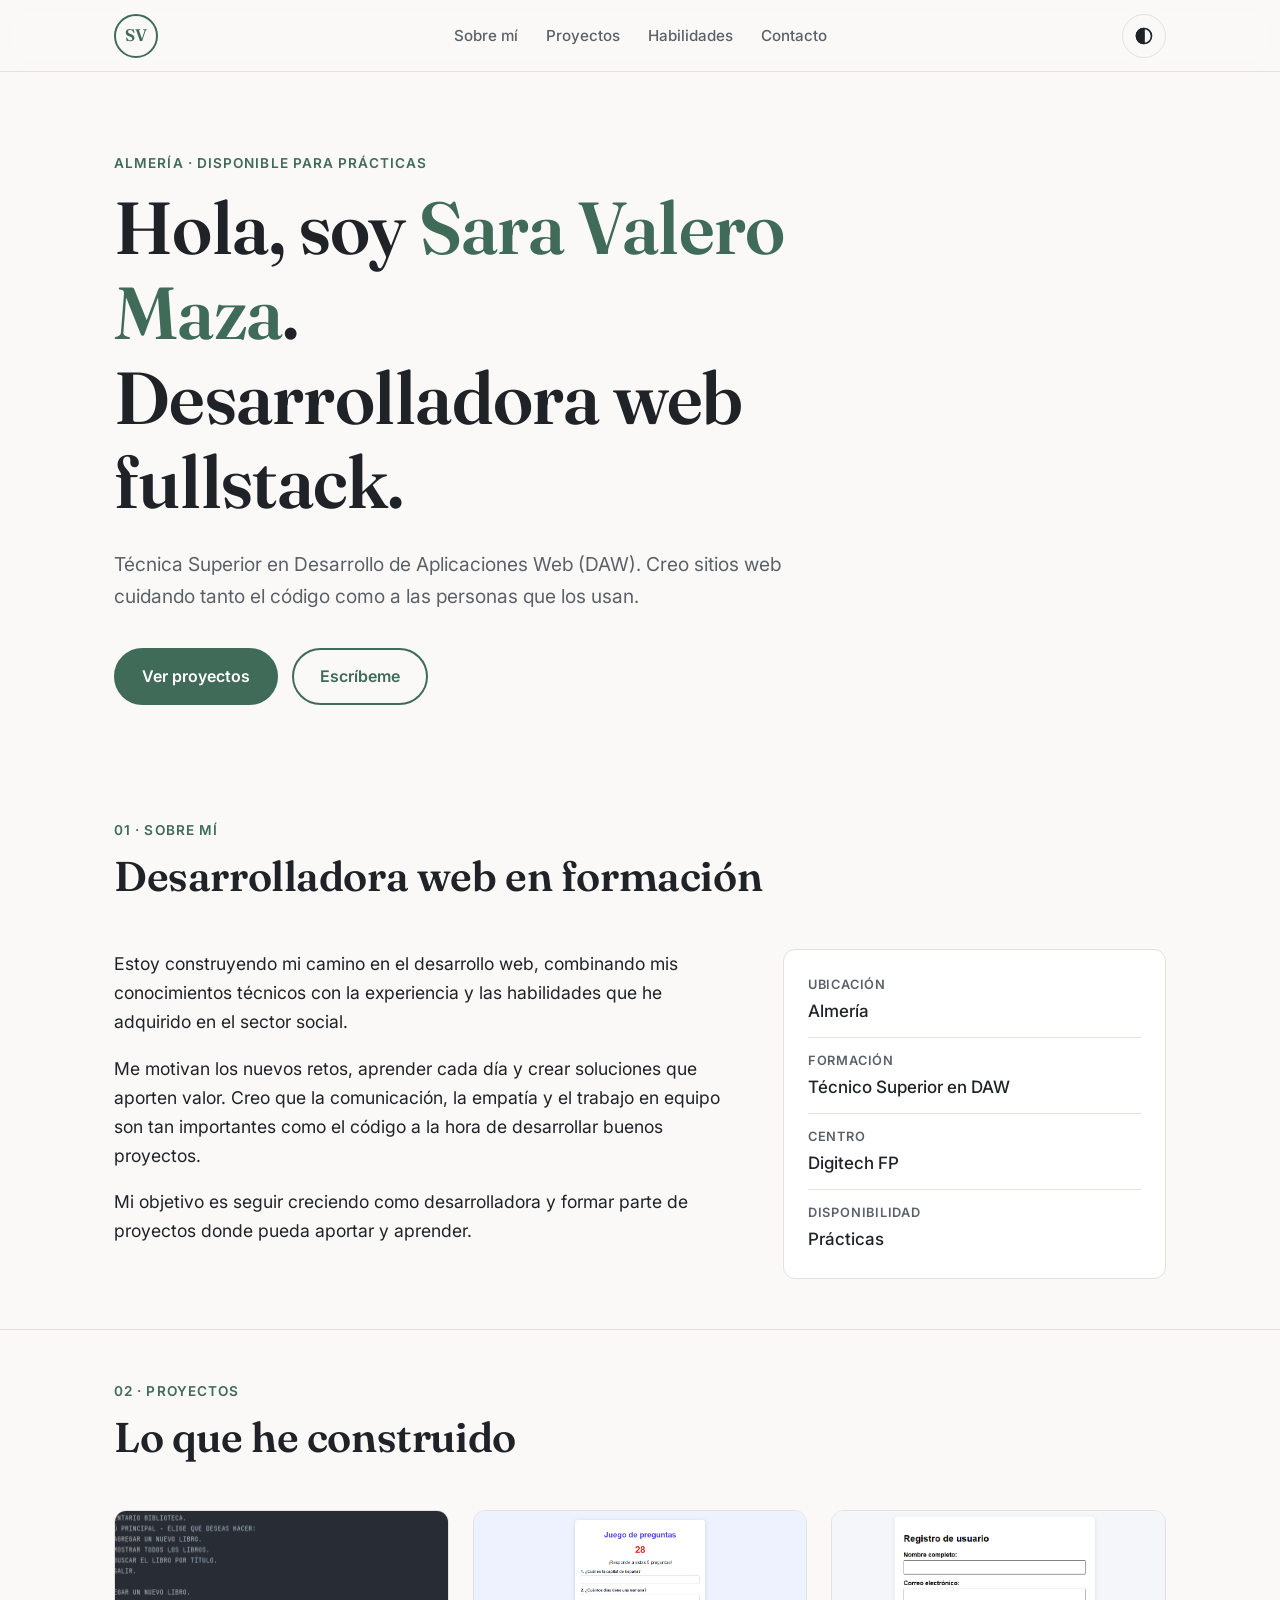
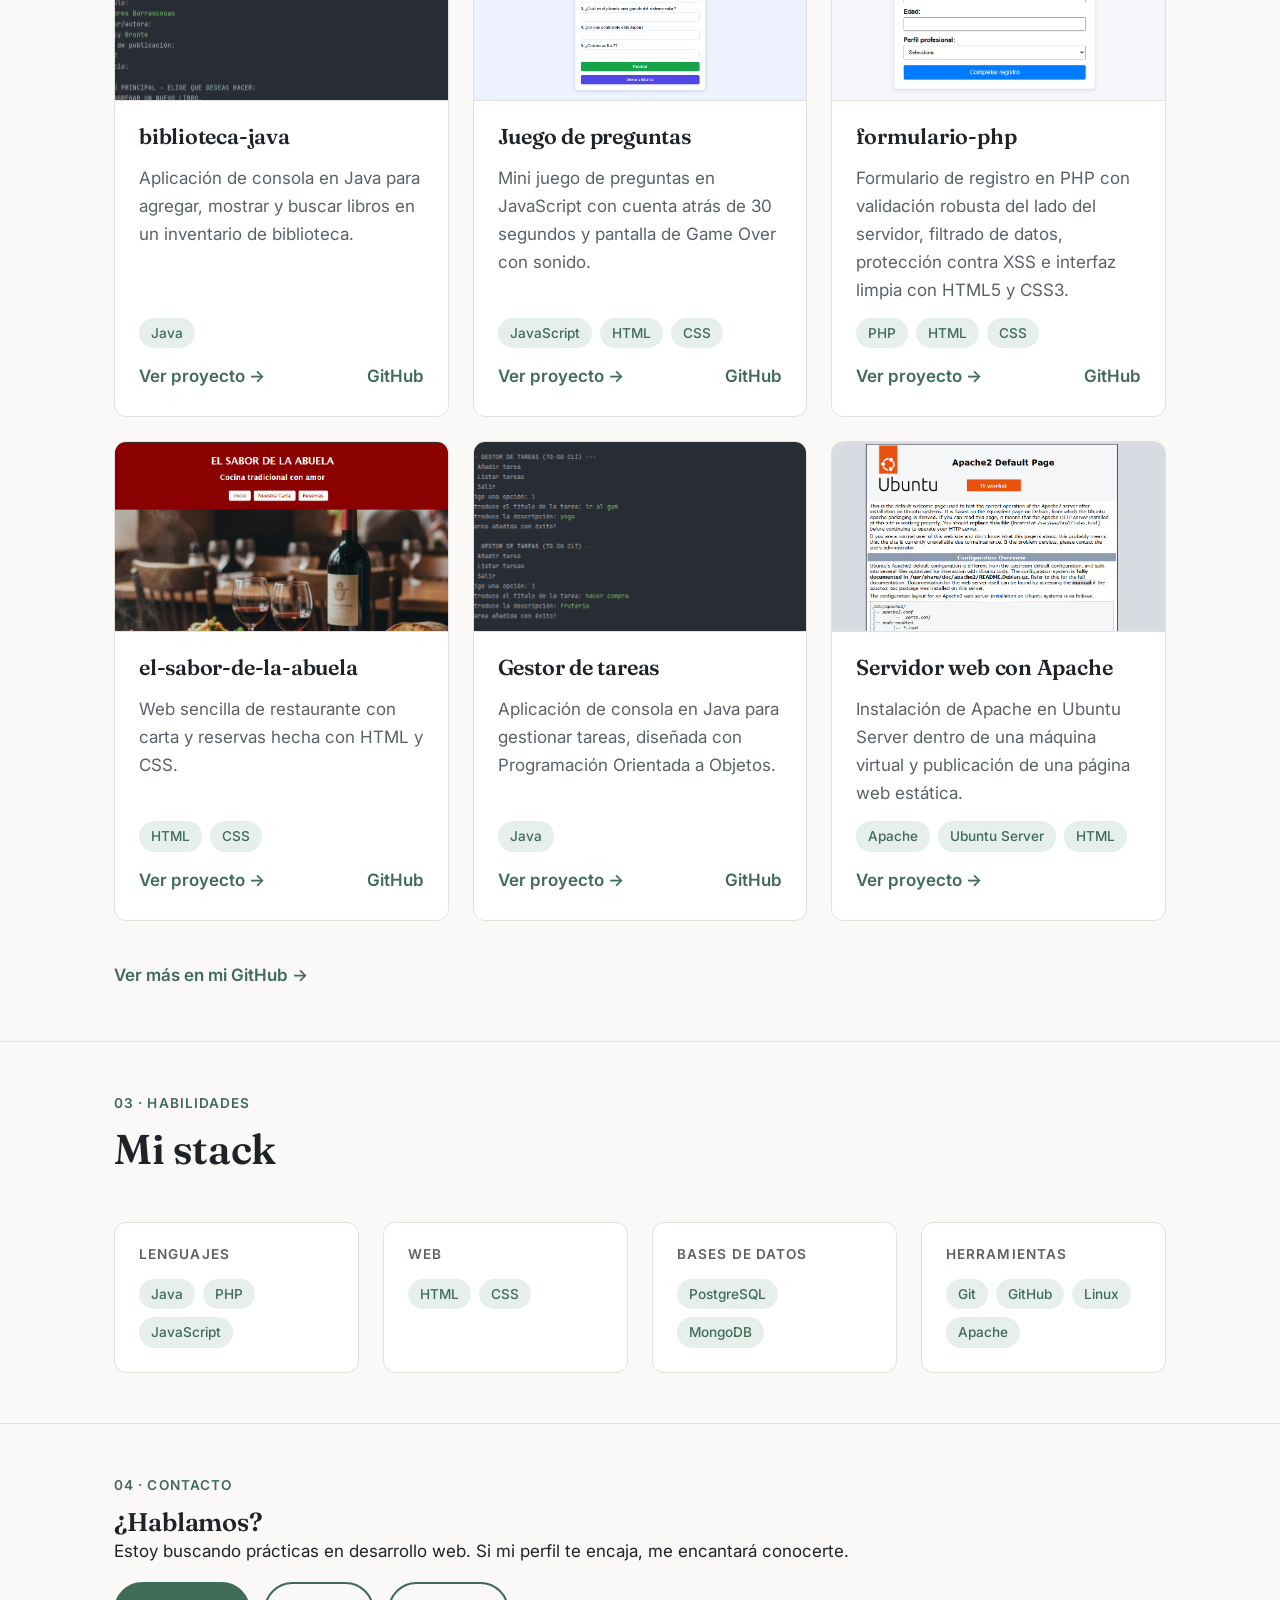
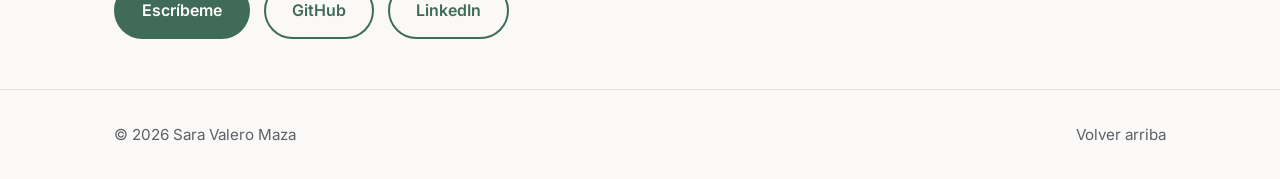
<file: index.html>
<!DOCTYPE html>
<html lang="es">
<head>
  <meta charset="UTF-8">
  <meta name="viewport" content="width=device-width, initial-scale=1">
  <title>Sara Valero Maza · Desarrolladora web fullstack</title>
  <meta name="description" content="Portfolio de Sara Valero Maza, Técnica Superior en Desarrollo de Aplicaciones Web (DAW). Desarrolladora web fullstack en Almería, disponible para prácticas.">
  <meta name="theme-color" content="#FAF9F7">
  <link rel="icon" href="favicon/favicon.ico" sizes="48x48">
  <link rel="icon" type="image/png" sizes="32x32" href="favicon/favicon-32.png">
  <link rel="icon" type="image/png" sizes="192x192" href="favicon/favicon-192.png">
  <link rel="apple-touch-icon" href="favicon/apple-touch-icon.png">
  <meta name="color-scheme" content="light dark">

  <link rel="preconnect" href="https://fonts.googleapis.com">
  <link rel="preconnect" href="https://fonts.gstatic.com" crossorigin>
  <link href="https://fonts.googleapis.com/css2?family=Fraunces:opsz,wght@9..144,500;9..144,600&family=Inter:wght@400;500;600&display=swap" rel="stylesheet">
  <link rel="stylesheet" href="styles.css">

</head>
<body>
  <a class="skip-link" href="#contenido">Saltar al contenido</a>

  <header class="site-header" id="inicio-top">
    <div class="container header-inner">
      <a class="logo" href="#inicio" aria-label="Sara Valero Maza, ir al inicio">SV</a>

      <nav class="site-nav" aria-label="Navegación principal">
        <ul>
          <li><a href="#sobre-mi">Sobre mí</a></li>
          <li><a href="#proyectos">Proyectos</a></li>
          <li><a href="#habilidades">Habilidades</a></li>
          <li><a href="#contacto">Contacto</a></li>
        </ul>
      </nav>

      <label class="icon-btn theme-switch" title="Cambiar entre modo claro y oscuro">
        <input type="checkbox" id="theme-toggle" aria-label="Modo oscuro / claro">
        <svg class="icon" viewBox="0 0 24 24" aria-hidden="true"><circle cx="12" cy="12" r="9"/><path d="M12 3a9 9 0 0 0 0 18z" fill="currentColor"/></svg>
      </label>
    </div>
  </header>

  <main id="contenido">

    <!-- INICIO -->
    <section class="hero" id="inicio" aria-labelledby="hero-title">
      <div class="container">
        <p class="eyebrow">Almería · Disponible para prácticas</p>
        <h1 id="hero-title">Hola, soy <span class="accent">Sara Valero Maza</span>.<br>Desarrolladora web fullstack.</h1>
        <p class="hero-lead">Técnica Superior en Desarrollo de Aplicaciones Web (DAW). Creo sitios web cuidando tanto el código como a las personas que los usan.</p>
        <div class="hero-actions">
          <a class="btn btn-primary" href="#proyectos">Ver proyectos</a>
          <a class="btn btn-outline" href="#email">Escríbeme</a>
        </div>
      </div>
    </section>

    <!-- SOBRE MÍ -->
    <section class="section" id="sobre-mi" aria-labelledby="sobre-title">
      <div class="container">
        <div class="section-head reveal">
          <p class="eyebrow">01 · Sobre mí</p>
          <h2 id="sobre-title">Desarrolladora web en formación</h2>
        </div>
        <div class="about-grid">
          <div class="about-text reveal">
            <p>Estoy construyendo mi camino en el desarrollo web, combinando mis conocimientos técnicos con la experiencia y las habilidades que he adquirido en el sector social.</p>
            <p>Me motivan los nuevos retos, aprender cada día y crear soluciones que aporten valor. Creo que la comunicación, la empatía y el trabajo en equipo son tan importantes como el código a la hora de desarrollar buenos proyectos.</p>
            <p>Mi objetivo es seguir creciendo como desarrolladora y formar parte de proyectos donde pueda aportar y aprender.</p>
          </div>
          <dl class="facts reveal">
            <div><dt>Ubicación</dt><dd>Almería</dd></div>
            <div><dt>Formación</dt><dd>Técnico Superior en DAW</dd></div>
            <div><dt>Centro</dt><dd>Digitech FP</dd></div>
            <div><dt>Disponibilidad</dt><dd>Prácticas</dd></div>
          </dl>
        </div>
      </div>
    </section>

    <!-- PROYECTOS -->
    <section class="section" id="proyectos" aria-labelledby="proyectos-title">
      <div class="container">
        <div class="section-head reveal">
          <p class="eyebrow">02 · Proyectos</p>
          <h2 id="proyectos-title">Lo que he construido</h2>
        </div>

        <div class="cards">
          <article class="card reveal">
            <div class="card-visual pv-biblioteca-java" style="--preview: url('img-proyectos/libreria-anadir.png')" aria-hidden="true"></div>
            <div class="card-body">
              <h3>biblioteca-java</h3>
              <p>Aplicación de consola en Java para agregar, mostrar y buscar libros en un inventario de biblioteca.</p>
              <ul class="tags" aria-label="Tecnologías">
                <li>Java</li>
              </ul>
              <div class="card-actions">
                <a class="card-link card-main" href="biblioteca-java.html">Ver proyecto<span class="visually-hidden">: biblioteca-java</span> <span aria-hidden="true">→</span></a>
                <a class="card-link card-github" href="https://github.com/saravaleromaza/biblioteca-java" target="_blank" rel="noopener noreferrer">GitHub<span class="visually-hidden"> (biblioteca-java, se abre en una pestaña nueva)</span></a>
              </div>
            </div>
          </article>

          <article class="card reveal">
            <div class="card-visual pv-juego-preguntas-js" style="--preview: url('img-proyectos/juego-preguntas-js-1.png')" aria-hidden="true"></div>
            <div class="card-body">
              <h3>Juego de preguntas</h3>
              <p>Mini juego de preguntas en JavaScript con cuenta atrás de 30 segundos y pantalla de Game Over con sonido.</p>
              <ul class="tags" aria-label="Tecnologías">
                <li>JavaScript</li>
                <li>HTML</li>
                <li>CSS</li>
              </ul>
              <div class="card-actions">
                <a class="card-link card-main" href="juego-preguntas-js.html">Ver proyecto<span class="visually-hidden">: Juego de preguntas</span> <span aria-hidden="true">→</span></a>
                <a class="card-link card-github" href="https://github.com/saravaleromaza/juego-preguntas-js" target="_blank" rel="noopener noreferrer">GitHub<span class="visually-hidden"> (Juego de preguntas, se abre en una pestaña nueva)</span></a>
              </div>
            </div>
          </article>

          <article class="card reveal">
            <div class="card-visual pv-formulario-php" style="--preview: url('img-proyectos/formulario-php.png')" aria-hidden="true"></div>
            <div class="card-body">
              <h3>formulario-php</h3>
              <p>Formulario de registro en PHP con validación robusta del lado del servidor, filtrado de datos, protección contra XSS e interfaz limpia con HTML5 y CSS3.</p>
              <ul class="tags" aria-label="Tecnologías">
                <li>PHP</li>
                <li>HTML</li>
                <li>CSS</li>
              </ul>
              <div class="card-actions">
                <a class="card-link card-main" href="formulario-php.html">Ver proyecto<span class="visually-hidden">: formulario-php</span> <span aria-hidden="true">→</span></a>
                <a class="card-link card-github" href="https://github.com/saravaleromaza/formulario-php" target="_blank" rel="noopener noreferrer">GitHub<span class="visually-hidden"> (formulario-php, se abre en una pestaña nueva)</span></a>
              </div>
            </div>
          </article>

          <article class="card reveal">
            <div class="card-visual pv-el-sabor-de-la-abuela" style="--preview: url('img-proyectos/sa-inicio.png')" aria-hidden="true"></div>
            <div class="card-body">
              <h3>el-sabor-de-la-abuela</h3>
              <p>Web sencilla de restaurante con carta y reservas hecha con HTML y CSS.</p>
              <ul class="tags" aria-label="Tecnologías">
                <li>HTML</li>
                <li>CSS</li>
              </ul>
              <div class="card-actions">
                <a class="card-link card-main" href="el-sabor-de-la-abuela.html">Ver proyecto<span class="visually-hidden">: el-sabor-de-la-abuela</span> <span aria-hidden="true">→</span></a>
                <a class="card-link card-github" href="https://github.com/saravaleromaza/el-sabor-de-la-abuela" target="_blank" rel="noopener noreferrer">GitHub<span class="visually-hidden"> (el-sabor-de-la-abuela, se abre en una pestaña nueva)</span></a>
              </div>
            </div>
          </article>

          <article class="card reveal">
            <div class="card-visual pv-gestor-de-tareas" style="--preview: url('img-proyectos/gestor-anadir.png')" aria-hidden="true"></div>
            <div class="card-body">
              <h3>Gestor de tareas</h3>
              <p>Aplicación de consola en Java para gestionar tareas, diseñada con Programación Orientada a Objetos.</p>
              <ul class="tags" aria-label="Tecnologías">
                <li>Java</li>
              </ul>
              <div class="card-actions">
                <a class="card-link card-main" href="gestor-de-tareas.html">Ver proyecto<span class="visually-hidden">: Gestor de tareas</span> <span aria-hidden="true">→</span></a>
                <a class="card-link card-github" href="https://github.com/saravaleromaza/to-do-CLI" target="_blank" rel="noopener noreferrer">GitHub<span class="visually-hidden"> (Gestor de tareas, se abre en una pestaña nueva)</span></a>
              </div>
            </div>
          </article>

          <article class="card reveal">
            <div class="card-visual pv-servidor-apache" style="--preview: url('img-proyectos/apache-server.png')" aria-hidden="true"></div>
            <div class="card-body">
              <h3>Servidor web con Apache</h3>
              <p>Instalación de Apache en Ubuntu Server dentro de una máquina virtual y publicación de una página web estática.</p>
              <ul class="tags" aria-label="Tecnologías">
                <li>Apache</li>
                <li>Ubuntu Server</li>
                <li>HTML</li>
              </ul>
              <div class="card-actions">
                <a class="card-link card-main" href="servidor-apache.html">Ver proyecto<span class="visually-hidden">: Servidor web con Apache</span> <span aria-hidden="true">→</span></a>
              </div>
            </div>
          </article>
        </div>

        <p class="more reveal">
          <a class="card-link" href="https://github.com/saravaleromaza" target="_blank" rel="noopener noreferrer">Ver más en mi GitHub<span class="visually-hidden"> (se abre en una pestaña nueva)</span> <span aria-hidden="true">→</span></a>
        </p>
      </div>
    </section>

    <!-- HABILIDADES -->
    <section class="section" id="habilidades" aria-labelledby="hab-title">
      <div class="container">
        <div class="section-head reveal">
          <p class="eyebrow">03 · Habilidades</p>
          <h2 id="hab-title">Mi stack</h2>
        </div>
        <div class="skills">
          <div class="skill-group reveal">
            <h3>Lenguajes</h3>
            <ul class="tags"><li>Java</li><li>PHP</li><li>JavaScript</li></ul>
          </div>
          <div class="skill-group reveal">
            <h3>Web</h3>
            <ul class="tags"><li>HTML</li><li>CSS</li></ul>
          </div>
          <div class="skill-group reveal">
            <h3>Bases de datos</h3>
            <ul class="tags"><li>PostgreSQL</li><li>MongoDB</li></ul>
          </div>
          <div class="skill-group reveal">
            <h3>Herramientas</h3>
            <ul class="tags"><li>Git</li><li>GitHub</li><li>Linux</li><li>Apache</li></ul>
          </div>
        </div>
      </div>
    </section>

    <!-- CONTACTO -->
    <section class="section" id="contacto" aria-labelledby="contacto-title">
      <div class="container">
        <div class="contact-box reveal">
          <p class="eyebrow">04 · Contacto</p>
          <h2 id="contacto-title">¿Hablamos?</h2>
          <p>Estoy buscando prácticas en desarrollo web. Si mi perfil te encaja, me encantará conocerte.</p>
          <div class="hero-actions">
            <a class="btn btn-primary" href="#email">Escríbeme</a>
            <a class="btn btn-outline" href="https://github.com/saravaleromaza" target="_blank" rel="noopener noreferrer">GitHub<span class="visually-hidden"> (se abre en una pestaña nueva)</span></a>
            <a class="btn btn-outline" href="https://www.linkedin.com/in/saravaleromaza" target="_blank" rel="noopener noreferrer">LinkedIn<span class="visually-hidden"> (se abre en una pestaña nueva)</span></a>
          </div>
        </div>
      </div>
    </section>
  </main>

  <footer class="site-footer">
    <div class="container footer-inner">
      <p>© 2026 Sara Valero Maza</p>
      <a href="#inicio">Volver arriba</a>
    </div>
  </footer>

  <!-- TARJETA DE CONTACTO -->
  <div class="modal" id="email" role="dialog" aria-modal="true" aria-labelledby="email-title">
    <a class="modal-backdrop" href="#!" tabindex="-1" aria-label="Cerrar"></a>
    <div class="modal-card">
      <a class="modal-close" href="#!" aria-label="Cerrar tarjeta de contacto">×</a>
      <p class="eyebrow">Contacto</p>
      <h2 id="email-title">Mi correo</h2>
      <p class="email-address">svaleromaza@gmail.com</p>
      <p class="modal-hint">Selecciona la dirección para copiarla o abre tu programa de correo.</p>
      <a class="btn btn-primary" href="mailto:svaleromaza@gmail.com">Abrir mi correo</a>
    </div>
  </div>
</body>
</html>
</file>
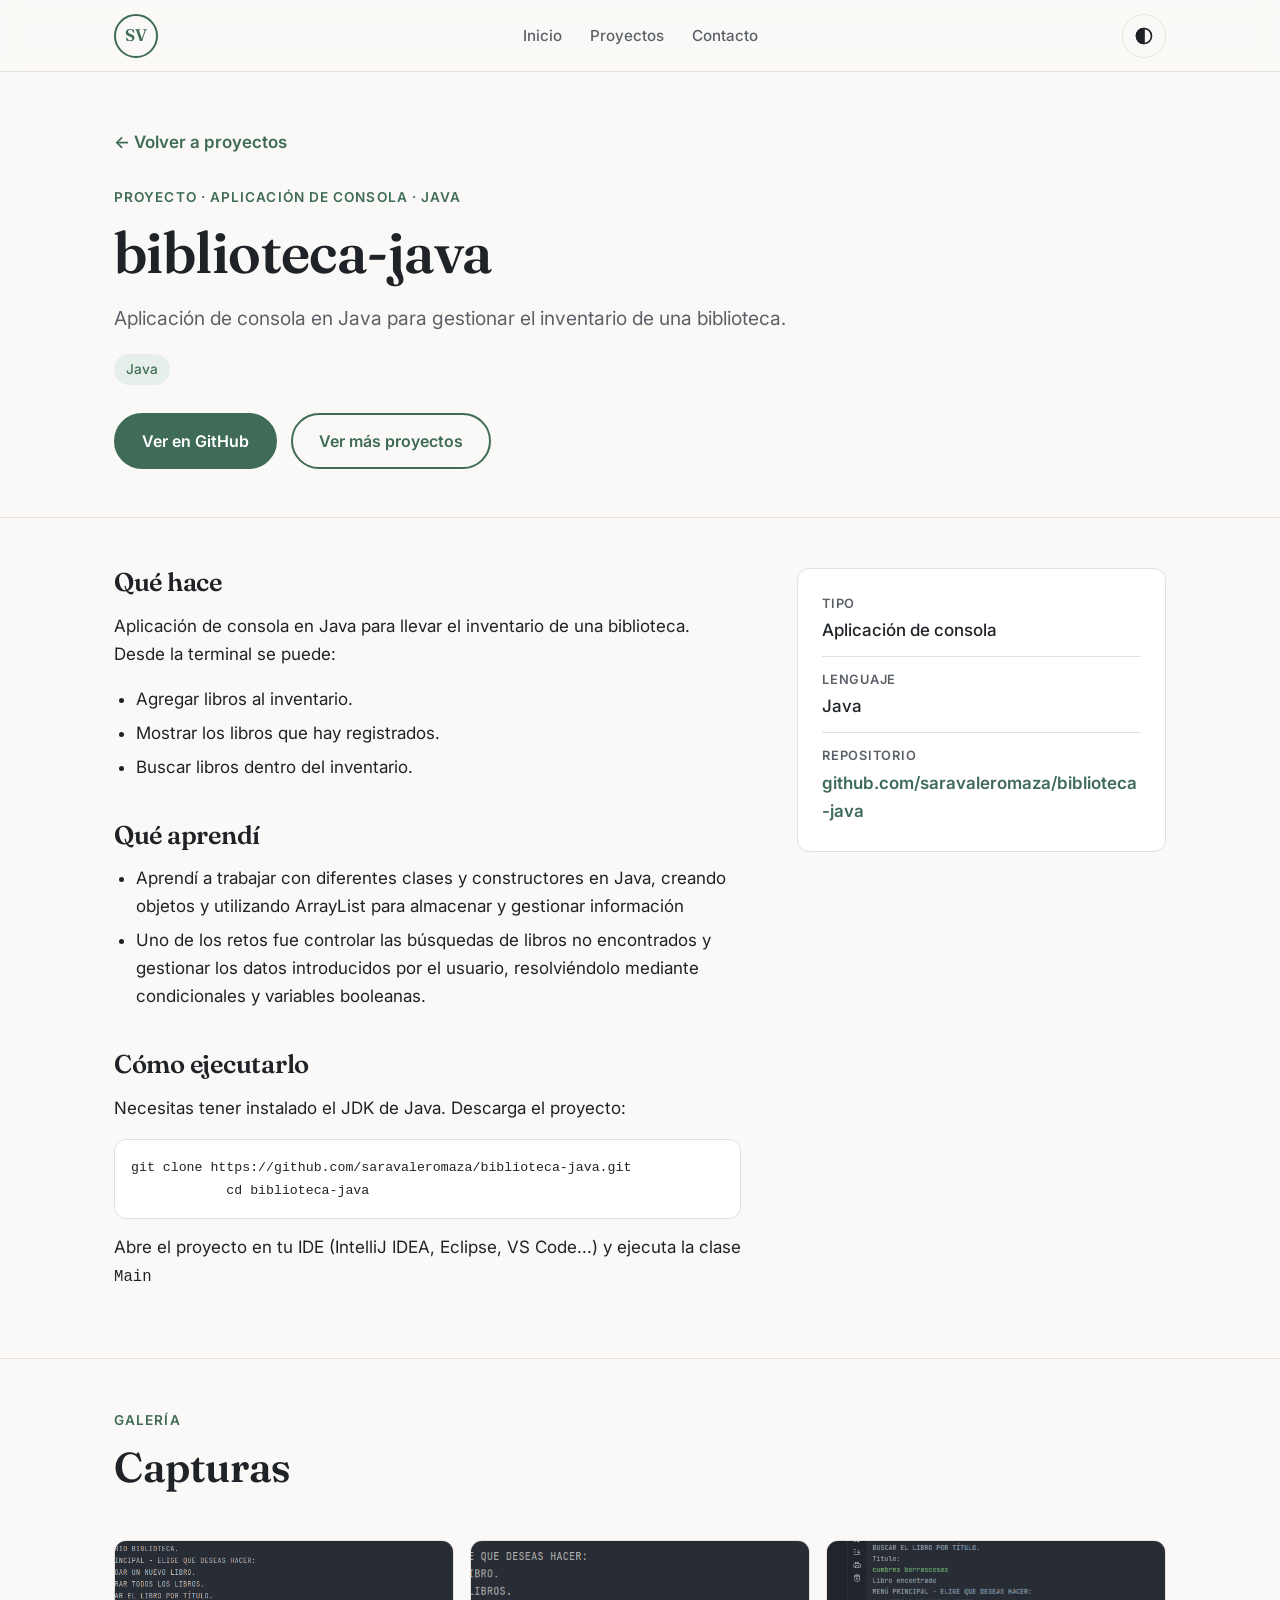
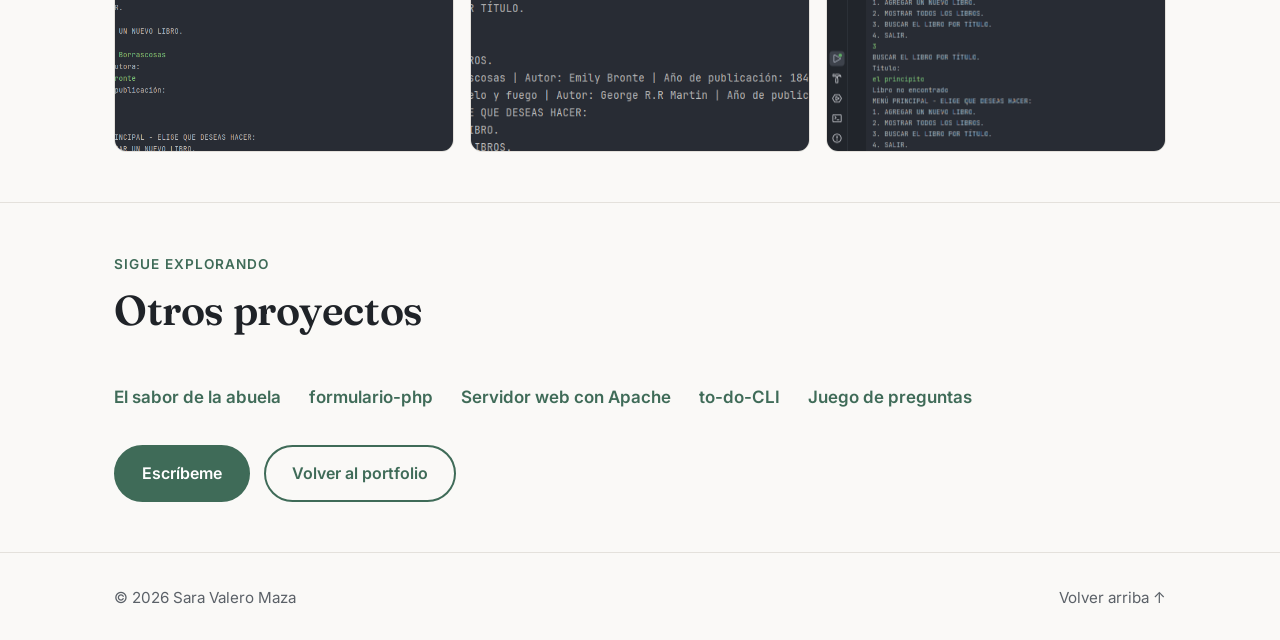
<file: biblioteca-java.html>
<!DOCTYPE html>
<html lang="es">
<head>
  <meta charset="UTF-8">
  <meta name="viewport" content="width=device-width, initial-scale=1">
  <title>biblioteca-java · Sara Valero Maza</title>
  <meta name="description" content="Aplicación de consola en Java para gestionar el inventario de una biblioteca.">
  <meta name="theme-color" content="#FAF9F7">
  <meta name="color-scheme" content="light dark">

  <link rel="icon" href="favicon.ico" sizes="48x48">
  <link rel="icon" type="image/png" sizes="32x32" href="favicon-32.png">
  <link rel="icon" type="image/png" sizes="192x192" href="favicon-192.png">
  <link rel="apple-touch-icon" href="apple-touch-icon.png">

  <link rel="preconnect" href="https://fonts.googleapis.com">
  <link rel="preconnect" href="https://fonts.gstatic.com" crossorigin>
  <link href="https://fonts.googleapis.com/css2?family=Fraunces:opsz,wght@9..144,500;9..144,600&family=Inter:wght@400;500;600&display=swap" rel="stylesheet">
  <link rel="stylesheet" href="styles.css">
</head>

<body>
  <a class="skip-link" href="#contenido">Saltar al contenido</a>

  <header class="site-header" id="inicio-top">
    <div class="container header-inner">
      <a class="logo" href="index.html" aria-label="Sara Valero Maza, ir al inicio">SV</a>

      <nav class="site-nav" aria-label="Navegación principal">
        <ul>
          <li><a href="index.html#inicio">Inicio</a></li>
          <li><a href="index.html#proyectos">Proyectos</a></li>
          <li><a href="index.html#contacto">Contacto</a></li>
        </ul>
      </nav>

      <label class="icon-btn theme-switch" title="Cambiar entre modo claro y oscuro">
        <input type="checkbox" id="theme-toggle" aria-label="Modo oscuro / claro">
        <svg class="icon" viewBox="0 0 24 24" aria-hidden="true"><circle cx="12" cy="12" r="9"/><path d="M12 3a9 9 0 0 0 0 18z" fill="currentColor"/></svg>
      </label>
    </div>
  </header>

  <main id="contenido">

<!-- CABECERA DEL PROYECTO -->
    <section class="project-hero" aria-labelledby="proyecto-title">
      <div class="container">
        <a class="back-link" href="index.html#proyectos">← Volver a proyectos</a>
        <p class="eyebrow">Proyecto · Aplicación de consola · Java</p>
        <h1 id="proyecto-title">biblioteca-java</h1>
        <p class="hero-lead">Aplicación de consola en Java para gestionar el inventario de una biblioteca.</p>
        <ul class="tags" aria-label="Tecnologías"><li>Java</li></ul>
        <div class="hero-actions">
          <a class="btn btn-primary" href="https://github.com/saravaleromaza/biblioteca-java" target="_blank" rel="noopener noreferrer">Ver en GitHub<span class="visually-hidden"> (se abre en una pestaña nueva)</span></a>
          <a class="btn btn-outline" href="index.html#proyectos">Ver más proyectos</a>
        </div>
      </div>
    </section>

    <!-- CONTENIDO -->
    <section class="section" aria-label="Detalles del proyecto">
      <div class="container project-layout">
        <div class="project-body">
          <h2>Qué hace</h2>
          <p>Aplicación de consola en Java para llevar el inventario de una biblioteca. Desde la terminal se puede:</p>
          <ul><li>Agregar libros al inventario.</li><li>Mostrar los libros que hay registrados.</li><li>Buscar libros dentro del inventario.</li></ul>

          <h2>Qué aprendí</h2>
          <ul>
            <li>Aprendí a trabajar con diferentes clases y constructores en Java, creando objetos y utilizando ArrayList para almacenar y gestionar información</li>
            <li>Uno de los retos fue controlar las búsquedas de libros no encontrados y gestionar los datos introducidos por el usuario, resolviéndolo mediante condicionales y variables booleanas.</li>
          </ul>

          <h2>Cómo ejecutarlo</h2>
          <p>Necesitas tener instalado el JDK de Java. Descarga el proyecto:</p>
          <pre><code>git clone https://github.com/saravaleromaza/biblioteca-java.git
            cd biblioteca-java</code></pre>
          <p> Abre el proyecto en tu IDE (IntelliJ IDEA, Eclipse, VS Code...) y ejecuta la clase <code>Main</code></p>
        </div>

        <aside class="project-aside" aria-label="Ficha del proyecto">
          <dl class="facts"><div><dt>Tipo</dt><dd>Aplicación de consola</dd></div><div><dt>Lenguaje</dt><dd>Java</dd></div><div><dt>Repositorio</dt><dd><a class="card-link" href="https://github.com/saravaleromaza/biblioteca-java" target="_blank" rel="noopener noreferrer">github.com/saravaleromaza/biblioteca-java<span class="visually-hidden"> (se abre en una pestaña nueva)</span></a></dd></div></dl>
        </aside>
      </div>
    </section>

    <!-- GALERÍA -->
    <section class="section" aria-labelledby="galeria-title">
      <div class="container">
        <div class="section-head">
          <p class="eyebrow">Galería</p>
          <h2 id="galeria-title">Capturas</h2>
        </div>
        <div class="gallery">
          <a class="shot" href="#foto-1" style="--shot: url('img-proyectos/libreria-anadir.png')">
            <span class="shot-empty" aria-hidden="true">Captura 1</span>
            <span class="visually-hidden">Ampliar captura 1 de biblioteca-java</span>
          </a>
          <a class="shot" href="#foto-2" style="--shot: url('img-proyectos/libreria-listar.png')">
            <span class="shot-empty" aria-hidden="true">Captura 2</span>
            <span class="visually-hidden">Ampliar captura 2 de biblioteca-java</span>
          </a>
          <a class="shot" href="#foto-3" style="--shot: url('img-proyectos/libreria-buscar.png')">
            <span class="shot-empty" aria-hidden="true">Captura 3</span>
            <span class="visually-hidden">Ampliar captura 3 de biblioteca-java</span>
          </a>
        </div>
      </div>
    </section>

     <!-- OTROS PROYECTOS -->
    <section class="section" aria-labelledby="otros-title">
      <div class="container">
        <div class="section-head">
          <p class="eyebrow">Sigue explorando</p>
          <h2 id="otros-title">Otros proyectos</h2>
        </div>
        <ul class="more-projects">
          <li><a class="card-link" href="el-sabor-de-la-abuela.html">El sabor de la abuela</a></li>
          <li><a class="card-link" href="formulario-php.html">formulario-php</a></li>
          <li><a class="card-link" href="servidor-apache.html">Servidor web con Apache</a></li>
          <li><a class="card-link" href="gestor-de-tareas.html">to-do-CLI</a></li>
          <li><a class="card-link" href="juego-preguntas-js.html">Juego de preguntas</a></li>
        </ul>
        <div class="hero-actions">
          <a class="btn btn-primary" href="index.html#email">Escríbeme</a>
          <a class="btn btn-outline" href="index.html#proyectos">Volver al portfolio</a>
        </div>
      </div>
    </section>
  </main>

  <footer class="site-footer">
    <div class="container footer-inner">
      <p>© 2026 Sara Valero Maza</p>
      <a href="#inicio-top">Volver arriba ↑</a>
    </div>
  </footer>

  <div class="lightbox" id="foto-1" role="dialog" aria-modal="true" aria-label="Captura 1 de biblioteca-java">
    <a class="lightbox-backdrop" href="#!" tabindex="-1" aria-label="Cerrar"></a>
    <figure>
      <a class="lightbox-close" href="#!" aria-label="Cerrar captura">×</a>
      <img src="img-proyectos/libreria-anadir.png" alt="Imagen por consola programa añadiendo libros">
    </figure>
  </div>
  <div class="lightbox" id="foto-2" role="dialog" aria-modal="true" aria-label="Captura 2 de biblioteca-java">
    <a class="lightbox-backdrop" href="#!" tabindex="-1" aria-label="Cerrar"></a>
    <figure>
      <a class="lightbox-close" href="#!" aria-label="Cerrar captura">×</a>
      <img src="img-proyectos/libreria-listar.png" alt="Imagen por consola programa listando libros guardados">
    </figure>
  </div>
  <div class="lightbox" id="foto-3" role="dialog" aria-modal="true" aria-label="Captura 3 de biblioteca-java">
    <a class="lightbox-backdrop" href="#!" tabindex="-1" aria-label="Cerrar"></a>
    <figure>
      <a class="lightbox-close" href="#!" aria-label="Cerrar captura">×</a>
      <img src="img-proyectos/libreria-buscar.png" alt="Imagen por consola programa buscando libros guardados">
    
    </figure>
  </div>
</body>
</html>
</file>
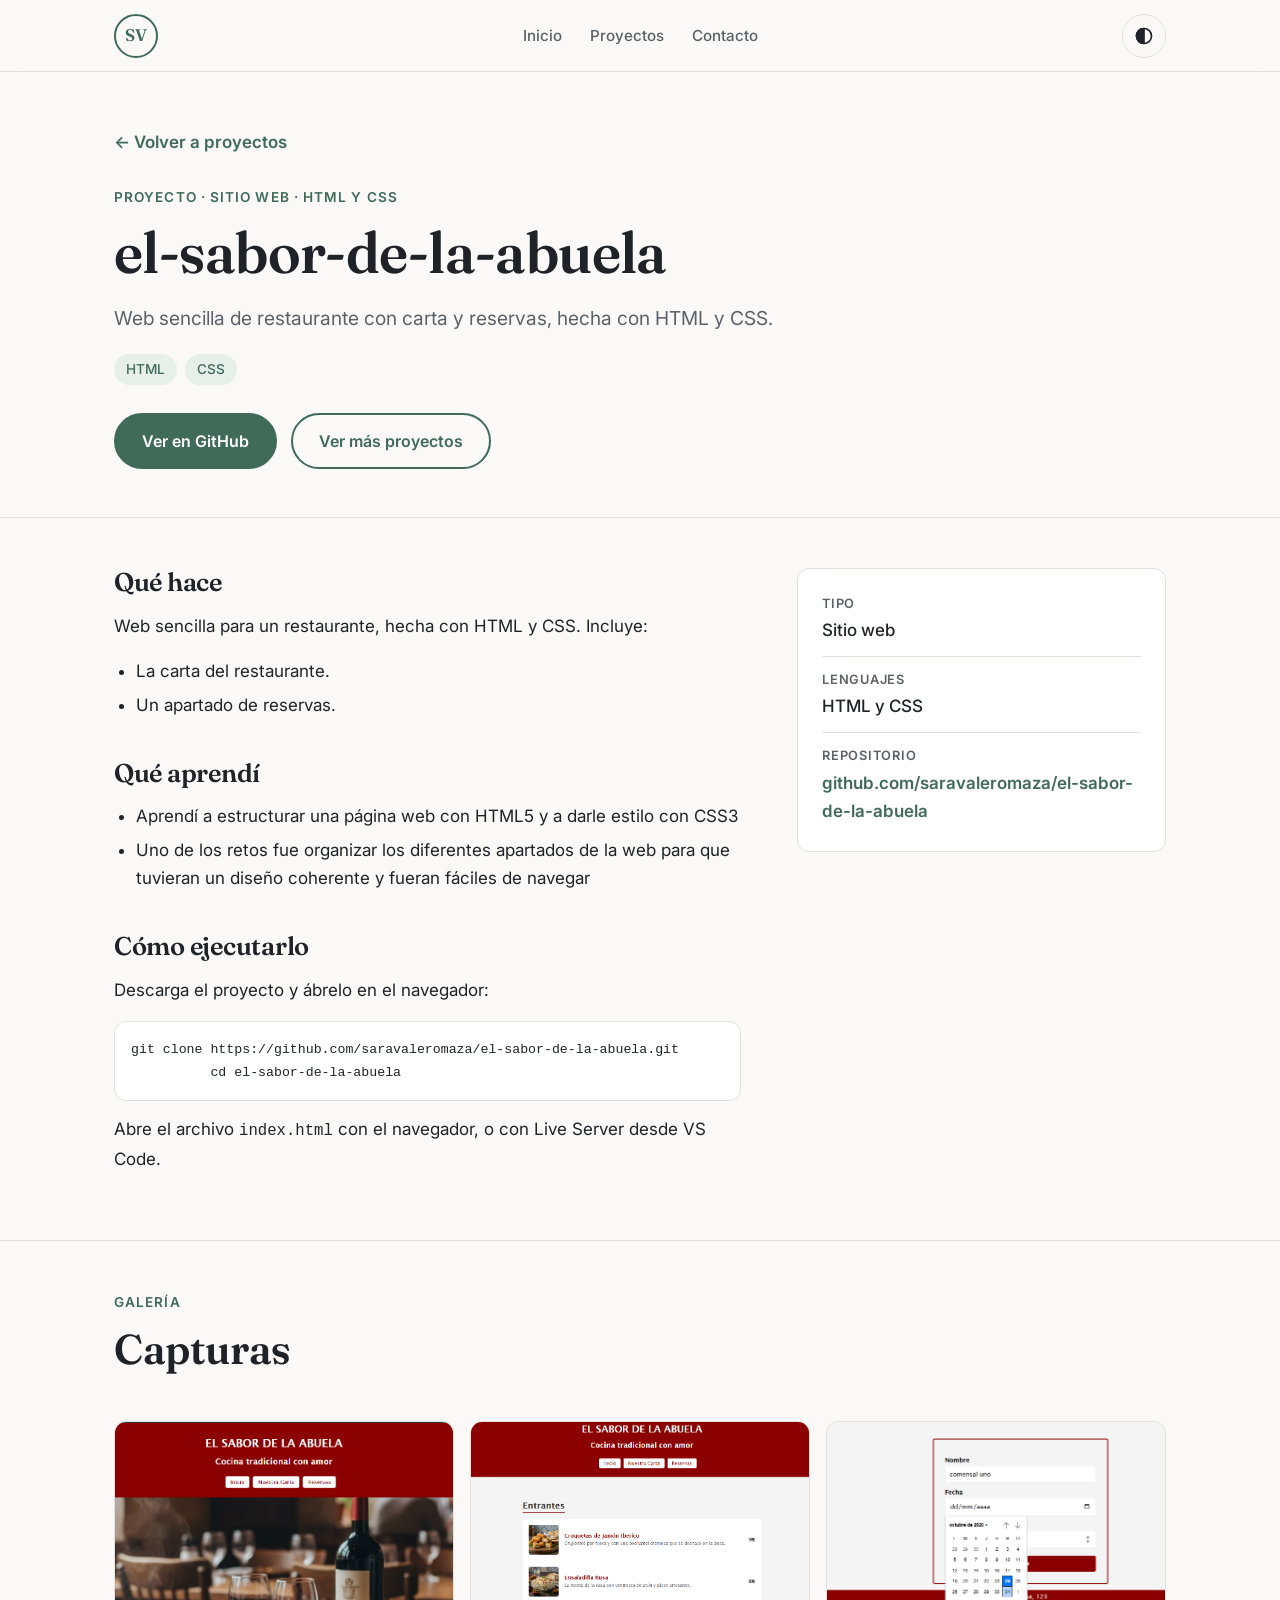
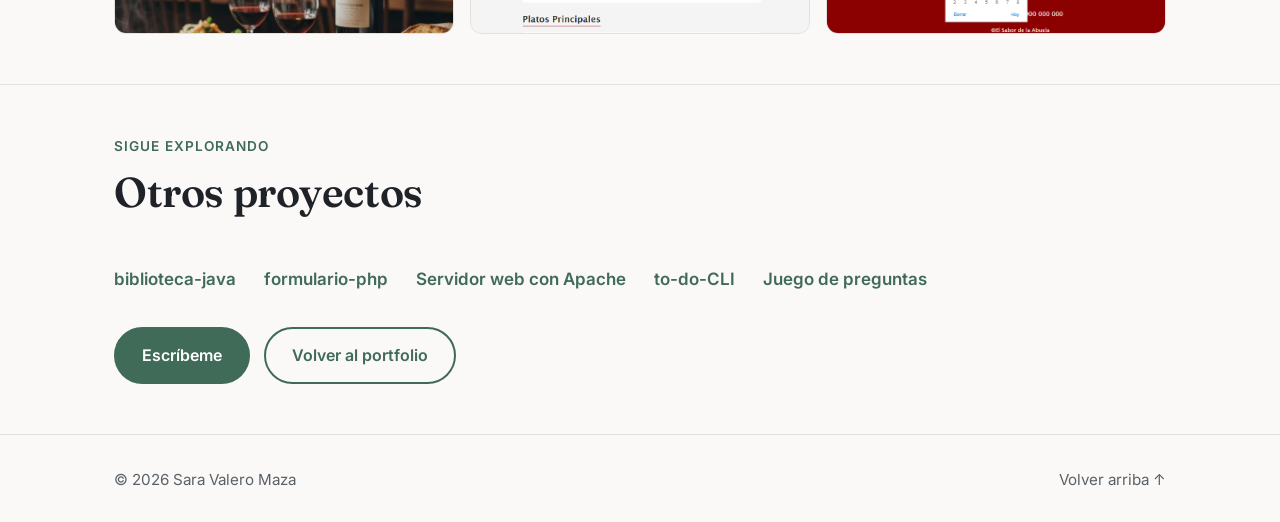
<file: el-sabor-de-la-abuela.html>
<!DOCTYPE html>
<html lang="es">
<head>
  <meta charset="UTF-8">
  <meta name="viewport" content="width=device-width, initial-scale=1">
  <title>el-sabor-de-la-abuela · Sara Valero Maza</title>
  <meta name="description" content="Web sencilla de restaurante con carta y reservas, hecha con HTML y CSS.">
  <meta name="theme-color" content="#FAF9F7">
  <meta name="color-scheme" content="light dark">

  <link rel="icon" href="favicon.ico" sizes="48x48">
  <link rel="icon" type="image/png" sizes="32x32" href="favicon-32.png">
  <link rel="icon" type="image/png" sizes="192x192" href="favicon-192.png">
  <link rel="apple-touch-icon" href="apple-touch-icon.png">

  <link rel="preconnect" href="https://fonts.googleapis.com">
  <link rel="preconnect" href="https://fonts.gstatic.com" crossorigin>
  <link href="https://fonts.googleapis.com/css2?family=Fraunces:opsz,wght@9..144,500;9..144,600&family=Inter:wght@400;500;600&display=swap" rel="stylesheet">
  <link rel="stylesheet" href="styles.css">
</head>
<body>
  <a class="skip-link" href="#contenido">Saltar al contenido</a>

  <header class="site-header" id="inicio-top">
    <div class="container header-inner">
      <a class="logo" href="index.html" aria-label="Sara Valero Maza, ir al inicio">SV</a>

      <nav class="site-nav" aria-label="Navegación principal">
        <ul>
          <li><a href="index.html#inicio">Inicio</a></li>
          <li><a href="index.html#proyectos">Proyectos</a></li>
          <li><a href="index.html#contacto">Contacto</a></li>
        </ul>
      </nav>

      <label class="icon-btn theme-switch" title="Cambiar entre modo claro y oscuro">
        <input type="checkbox" id="theme-toggle" aria-label="Modo oscuro / claro">
        <svg class="icon" viewBox="0 0 24 24" aria-hidden="true"><circle cx="12" cy="12" r="9"/><path d="M12 3a9 9 0 0 0 0 18z" fill="currentColor"/></svg>
      </label>
    </div>
  </header>

  <main id="contenido">

    <!-- CABECERA DEL PROYECTO -->
    <section class="project-hero" aria-labelledby="proyecto-title">
      <div class="container">
        <a class="back-link" href="index.html#proyectos">← Volver a proyectos</a>
        <p class="eyebrow">Proyecto · Sitio web · HTML y CSS</p>
        <h1 id="proyecto-title">el-sabor-de-la-abuela</h1>
        <p class="hero-lead">Web sencilla de restaurante con carta y reservas, hecha con HTML y CSS.</p>
        <ul class="tags" aria-label="Tecnologías"><li>HTML</li><li>CSS</li></ul>
        <div class="hero-actions">
          <a class="btn btn-primary" href="https://github.com/saravaleromaza/el-sabor-de-la-abuela" target="_blank" rel="noopener noreferrer">Ver en GitHub<span class="visually-hidden"> (se abre en una pestaña nueva)</span></a>
          <a class="btn btn-outline" href="index.html#proyectos">Ver más proyectos</a>
        </div>
      </div>
    </section>

    <!-- CONTENIDO -->
    <section class="section" aria-label="Detalles del proyecto">
      <div class="container project-layout">
        <div class="project-body">
          <h2>Qué hace</h2>
          <p>Web sencilla para un restaurante, hecha con HTML y CSS. Incluye:</p>
          <ul><li>La carta del restaurante.</li><li>Un apartado de reservas.</li></ul>

          <h2>Qué aprendí</h2>
          <ul>
            <li>Aprendí a estructurar una página web con HTML5 y a darle estilo con CSS3</li>
            <li>Uno de los retos fue organizar los diferentes apartados de la web para que tuvieran un diseño coherente y fueran fáciles de navegar</li>
          </ul>

          <h2>Cómo ejecutarlo</h2>
          <p>Descarga el proyecto y ábrelo en el navegador:</p>
          <pre><code>git clone https://github.com/saravaleromaza/el-sabor-de-la-abuela.git
          cd el-sabor-de-la-abuela</code></pre>
          <p>Abre el archivo <code>index.html</code> con el navegador, o con Live Server desde VS Code.</p>
        </div>

        <aside class="project-aside" aria-label="Ficha del proyecto">
          <dl class="facts"><div><dt>Tipo</dt><dd>Sitio web</dd></div><div><dt>Lenguajes</dt><dd>HTML y CSS</dd></div><div><dt>Repositorio</dt><dd><a class="card-link" href="https://github.com/saravaleromaza/el-sabor-de-la-abuela" target="_blank" rel="noopener noreferrer">github.com/saravaleromaza/el-sabor-de-la-abuela<span class="visually-hidden"> (se abre en una pestaña nueva)</span></a></dd></div></dl>
        </aside>
      </div>
    </section>

    <!-- GALERÍA -->
    <section class="section" aria-labelledby="galeria-title">
      <div class="container">
        <div class="section-head">
          <p class="eyebrow">Galería</p>
          <h2 id="galeria-title">Capturas</h2>
        </div>
                <div class="gallery">
          <a class="shot" href="#foto-1" style="--shot: url('img-proyectos/sa-inicio.png')">
            <span class="shot-empty" aria-hidden="true">Captura 1</span>
            <span class="visually-hidden">Ampliar captura 1 de el-sabor-de-la-abuela</span>
          </a>
          <a class="shot" href="#foto-2" style="--shot: url('img-proyectos/sa-carta.png')">
            <span class="shot-empty" aria-hidden="true">Captura 2</span>
            <span class="visually-hidden">Ampliar captura 2 de el-sabor-de-la-abuela</span>
          </a>
          <a class="shot" href="#foto-3" style="--shot: url('img-proyectos/sa-formulario.png')">
            <span class="shot-empty" aria-hidden="true">Captura 3</span>
            <span class="visually-hidden">Ampliar captura 3 de el-sabor-de-la-abuela</span>
          </a>
        </div>
      </div>
    </section>

    <!-- OTROS PROYECTOS -->
    <section class="section" aria-labelledby="otros-title">
      <div class="container">
        <div class="section-head">
          <p class="eyebrow">Sigue explorando</p>
          <h2 id="otros-title">Otros proyectos</h2>
        </div>
        <ul class="more-projects">
          <li><a class="card-link" href="biblioteca-java.html">biblioteca-java</a></li>
          <li><a class="card-link" href="formulario-php.html">formulario-php</a></li>
          <li><a class="card-link" href="servidor-apache.html">Servidor web con Apache</a></li>
          <li><a class="card-link" href="gestor-de-tareas.html">to-do-CLI</a></li>
          <li><a class="card-link" href="juego-preguntas-js.html">Juego de preguntas</a></li>
        </ul>
        <div class="hero-actions">
          <a class="btn btn-primary" href="index.html#email">Escríbeme</a>
          <a class="btn btn-outline" href="index.html#proyectos">Volver al portfolio</a>
        </div>
      </div>
    </section>
  </main>

  <footer class="site-footer">
    <div class="container footer-inner">
      <p>© 2026 Sara Valero Maza</p>
      <a href="#inicio-top">Volver arriba ↑</a>
    </div>
  </footer>

  <div class="lightbox" id="foto-1" role="dialog" aria-modal="true" aria-label="Captura 1 de el-sabor-de-la-abuela">
    <a class="lightbox-backdrop" href="#!" tabindex="-1" aria-label="Cerrar"></a>
    <figure>
      <a class="lightbox-close" href="#!" aria-label="Cerrar captura">×</a>
      <img src="img-proyectos/sa-inicio.png" alt="Página de inicio de El sabor de la abuela">
    </figure>
  </div>
  <div class="lightbox" id="foto-2" role="dialog" aria-modal="true" aria-label="Captura 2 de el-sabor-de-la-abuela">
    <a class="lightbox-backdrop" href="#!" tabindex="-1" aria-label="Cerrar"></a>
    <figure>
      <a class="lightbox-close" href="#!" aria-label="Cerrar captura">×</a>
      <img src="img-proyectos/sa-carta.png" alt="Carta del restaurante">
    </figure>
  </div>
  <div class="lightbox" id="foto-3" role="dialog" aria-modal="true" aria-label="Captura 3 de el-sabor-de-la-abuela">
    <a class="lightbox-backdrop" href="#!" tabindex="-1" aria-label="Cerrar"></a>
    <figure>
      <a class="lightbox-close" href="#!" aria-label="Cerrar captura">×</a>
      <img src="img-proyectos/sa-formulario.png" alt="Formulario de reservas">
    </figure>
  </div>
</body>
</html>
</file>
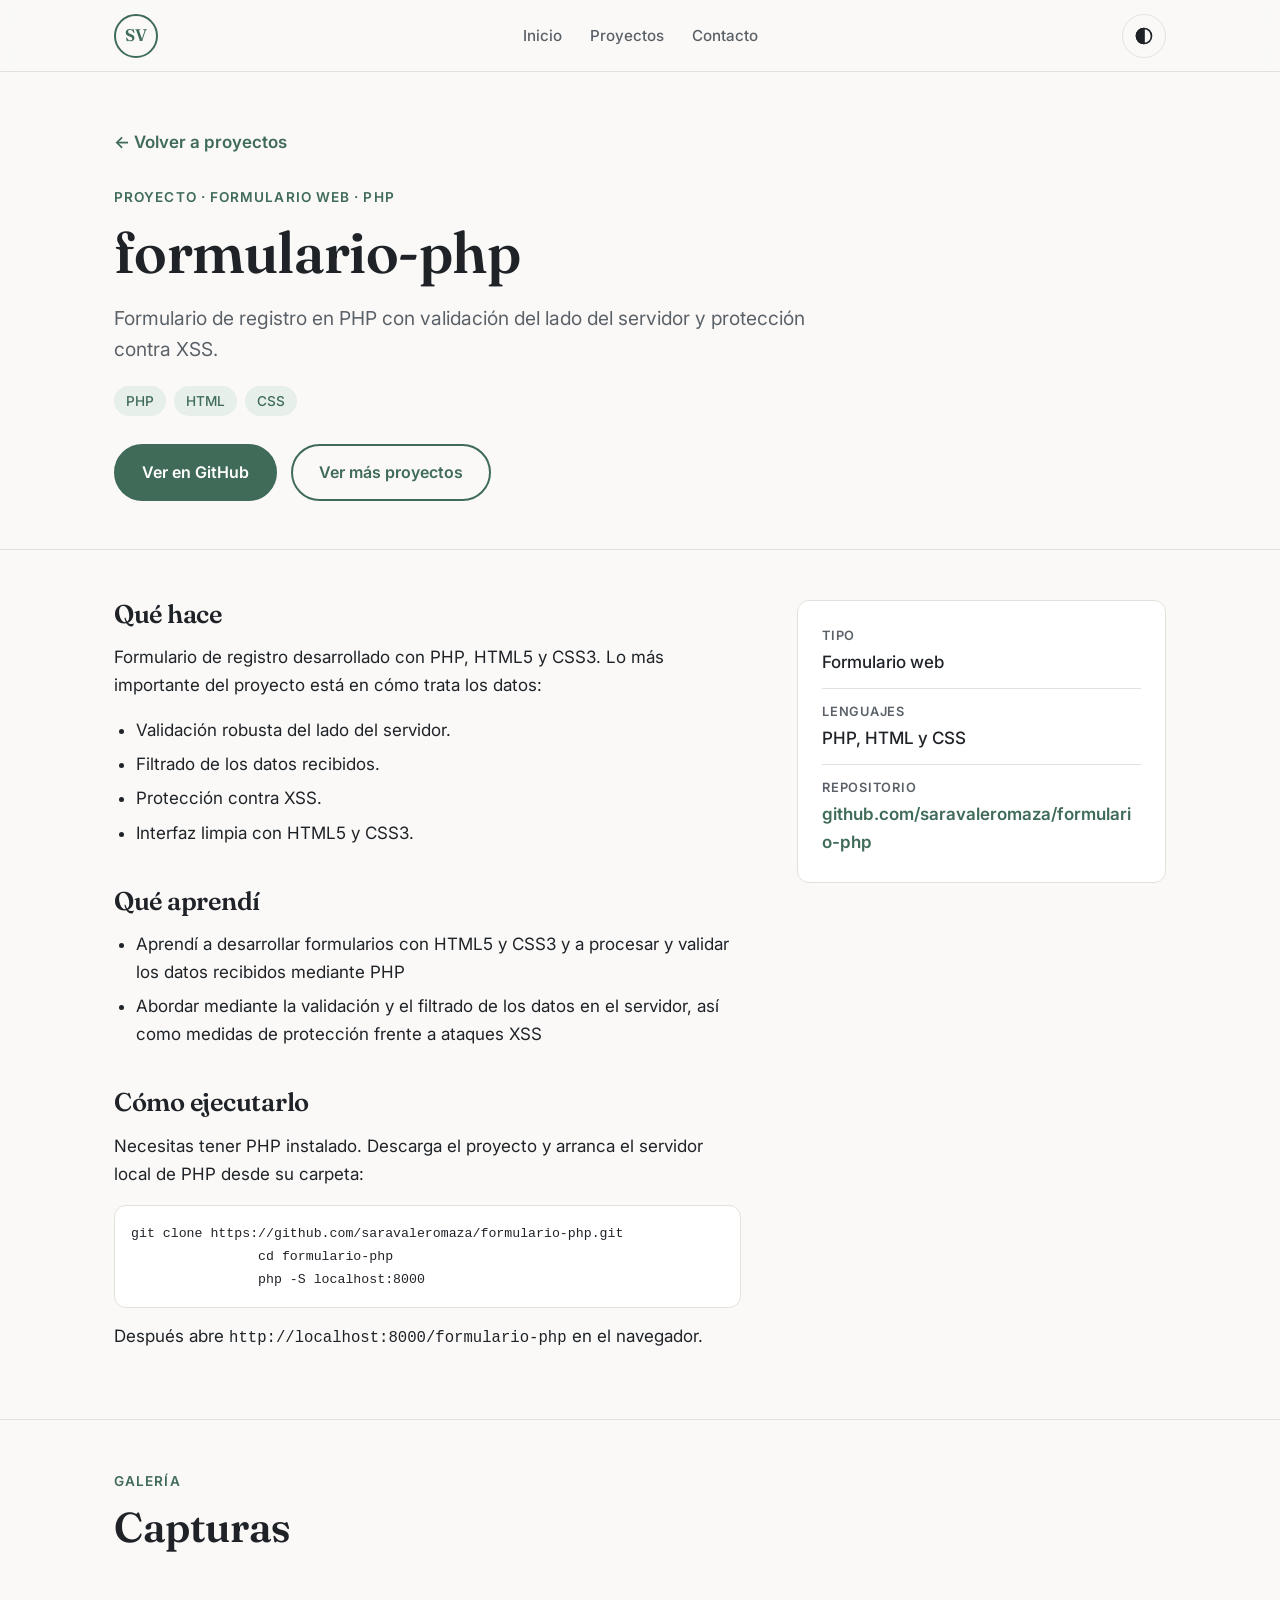
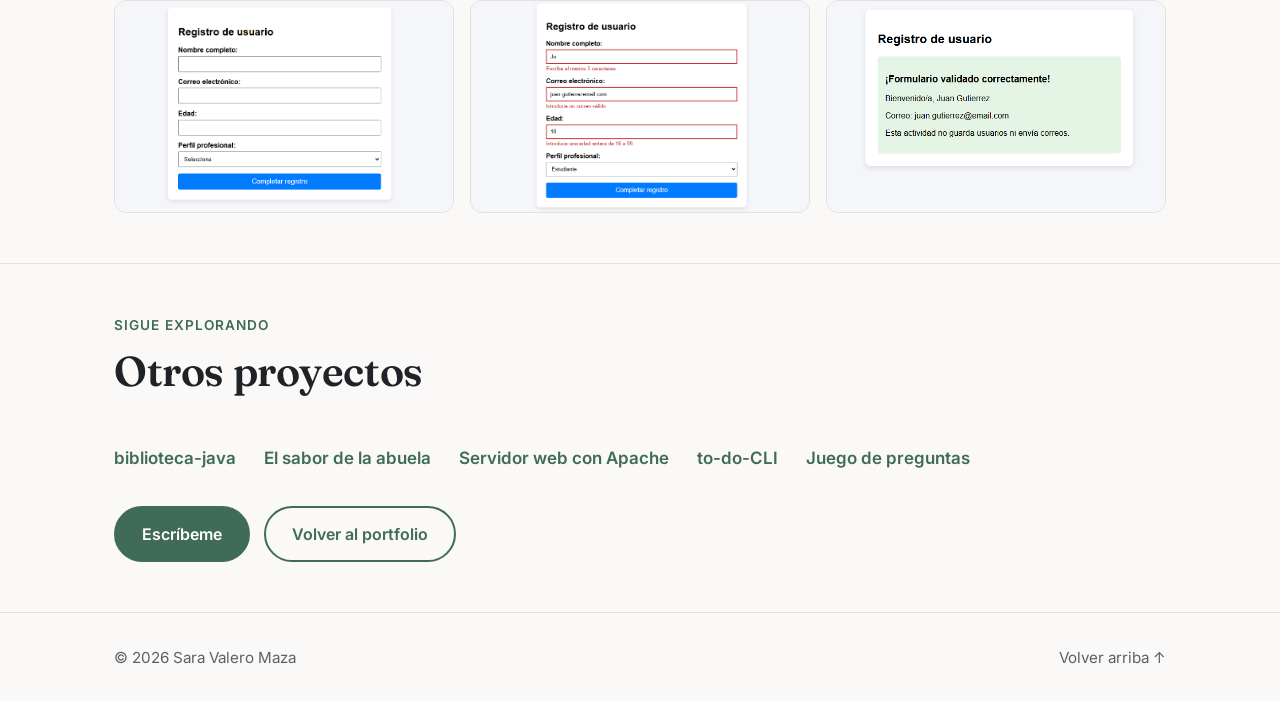
<file: formulario-php.html>
<!DOCTYPE html>
<html lang="es">
<head>
  <meta charset="UTF-8">
  <meta name="viewport" content="width=device-width, initial-scale=1">
  <title>formulario-php · Sara Valero Maza</title>
  <meta name="description" content="Formulario de registro en PHP con validación del lado del servidor y protección contra XSS.">
  <meta name="theme-color" content="#FAF9F7">
  <meta name="color-scheme" content="light dark">

  <link rel="icon" href="favicon.ico" sizes="48x48">
  <link rel="icon" type="image/png" sizes="32x32" href="favicon-32.png">
  <link rel="icon" type="image/png" sizes="192x192" href="favicon-192.png">
  <link rel="apple-touch-icon" href="apple-touch-icon.png">

  <link rel="preconnect" href="https://fonts.googleapis.com">
  <link rel="preconnect" href="https://fonts.gstatic.com" crossorigin>
  <link href="https://fonts.googleapis.com/css2?family=Fraunces:opsz,wght@9..144,500;9..144,600&family=Inter:wght@400;500;600&display=swap" rel="stylesheet">
  <link rel="stylesheet" href="styles.css">
</head>
<body>
  <a class="skip-link" href="#contenido">Saltar al contenido</a>

  <header class="site-header" id="inicio-top">
    <div class="container header-inner">
      <a class="logo" href="index.html" aria-label="Sara Valero Maza, ir al inicio">SV</a>

      <nav class="site-nav" aria-label="Navegación principal">
        <ul>
          <li><a href="index.html#inicio">Inicio</a></li>
          <li><a href="index.html#proyectos">Proyectos</a></li>
          <li><a href="index.html#contacto">Contacto</a></li>
        </ul>
      </nav>

      <label class="icon-btn theme-switch" title="Cambiar entre modo claro y oscuro">
        <input type="checkbox" id="theme-toggle" aria-label="Modo oscuro / claro">
        <svg class="icon" viewBox="0 0 24 24" aria-hidden="true"><circle cx="12" cy="12" r="9"/><path d="M12 3a9 9 0 0 0 0 18z" fill="currentColor"/></svg>
      </label>
    </div>
  </header>

  <main id="contenido">

    <!-- CABECERA DEL PROYECTO -->
    <section class="project-hero" aria-labelledby="proyecto-title">
      <div class="container">
        <a class="back-link" href="index.html#proyectos">← Volver a proyectos</a>
        <p class="eyebrow">Proyecto · Formulario web · PHP</p>
        <h1 id="proyecto-title">formulario-php</h1>
        <p class="hero-lead">Formulario de registro en PHP con validación del lado del servidor y protección contra XSS.</p>
        <ul class="tags" aria-label="Tecnologías"><li>PHP</li><li>HTML</li><li>CSS</li></ul>
        <div class="hero-actions">
          <a class="btn btn-primary" href="https://github.com/saravaleromaza/formulario-php" target="_blank" rel="noopener noreferrer">Ver en GitHub<span class="visually-hidden"> (se abre en una pestaña nueva)</span></a>
          <a class="btn btn-outline" href="index.html#proyectos">Ver más proyectos</a>
        </div>
      </div>
    </section>

    <!-- CONTENIDO -->
    <section class="section" aria-label="Detalles del proyecto">
      <div class="container project-layout">
        <div class="project-body">
          <h2>Qué hace</h2>
          <p>Formulario de registro desarrollado con PHP, HTML5 y CSS3. Lo más importante del proyecto está en cómo trata los datos:</p>
          <ul><li>Validación robusta del lado del servidor.</li><li>Filtrado de los datos recibidos.</li><li>Protección contra XSS.</li><li>Interfaz limpia con HTML5 y CSS3.</li></ul>

          <h2>Qué aprendí</h2>
          <ul>
            <li>Aprendí a desarrollar formularios con HTML5 y CSS3 y a procesar y validar los datos recibidos mediante PHP</li>
            <li>Abordar mediante la validación y el filtrado de los datos en el servidor, así como medidas de protección frente a ataques XSS</li>
          </ul>

          <h2>Cómo ejecutarlo</h2>
          <p>Necesitas tener PHP instalado. Descarga el proyecto y arranca el servidor local de PHP desde su carpeta:</p>
                  <pre><code>git clone https://github.com/saravaleromaza/formulario-php.git
                cd formulario-php
                php -S localhost:8000</code></pre>
          <p>Después abre <code>http://localhost:8000/formulario-php</code> en el navegador.</p>
        </div>

        <aside class="project-aside" aria-label="Ficha del proyecto">
          <dl class="facts"><div><dt>Tipo</dt><dd>Formulario web</dd></div><div><dt>Lenguajes</dt><dd>PHP, HTML y CSS</dd></div><div><dt>Repositorio</dt><dd><a class="card-link" href="https://github.com/saravaleromaza/formulario-php" target="_blank" rel="noopener noreferrer">github.com/saravaleromaza/formulario-php<span class="visually-hidden"> (se abre en una pestaña nueva)</span></a></dd></div></dl>
        </aside>
      </div>
    </section>

    <!-- GALERÍA -->
    <section class="section" aria-labelledby="galeria-title">
      <div class="container">
        <div class="section-head">
          <p class="eyebrow">Galería</p>
          <h2 id="galeria-title">Capturas</h2>
        </div>
        <div class="gallery">
          <a class="shot" href="#foto-1" style="--shot: url('img-proyectos/formulario-php.png')">
            <span class="shot-empty" aria-hidden="true">Captura 1</span>
            <span class="visually-hidden">Ampliar captura 1 de formulario-php</span>
          </a>
          <a class="shot" href="#foto-2" style="--shot: url('img-proyectos/formulario-error.png')">
            <span class="shot-empty" aria-hidden="true">Captura 2</span>
            <span class="visually-hidden">Ampliar captura 2 de formulario-php</span>
          </a>
          <a class="shot" href="#foto-3" style="--shot: url('img-proyectos/formulario-ok.png')">
            <span class="shot-empty" aria-hidden="true">Captura 3</span>
            <span class="visually-hidden">Ampliar captura 3 de formulario-php</span>
          </a>
        </div>
      </div>
    </section>

    <!-- OTROS PROYECTOS -->
    <section class="section" aria-labelledby="otros-title">
      <div class="container">
        <div class="section-head">
          <p class="eyebrow">Sigue explorando</p>
          <h2 id="otros-title">Otros proyectos</h2>
        </div>
        <ul class="more-projects">
          <li><a class="card-link" href="biblioteca-java.html">biblioteca-java</a></li>
          <li><a class="card-link" href="el-sabor-de-la-abuela.html">El sabor de la abuela</a></li>
          <li><a class="card-link" href="servidor-apache.html">Servidor web con Apache</a></li>
          <li><a class="card-link" href="gestor-de-tareas.html">to-do-CLI</a></li>
          <li><a class="card-link" href="juego-preguntas-js.html">Juego de preguntas</a></li>
        </ul>
        <div class="hero-actions">
          <a class="btn btn-primary" href="index.html#email">Escríbeme</a>
          <a class="btn btn-outline" href="index.html#proyectos">Volver al portfolio</a>
        </div>
      </div>
    </section>
  </main>

  <footer class="site-footer">
    <div class="container footer-inner">
      <p>© 2026 Sara Valero Maza</p>
      <a href="#inicio-top">Volver arriba ↑</a>
    </div>
  </footer>

  <div class="lightbox" id="foto-1" role="dialog" aria-modal="true" aria-label="Captura 1 de formulario-php">
    <a class="lightbox-backdrop" href="#!" tabindex="-1" aria-label="Cerrar"></a>
    <figure>
      <a class="lightbox-close" href="#!" aria-label="Cerrar captura">×</a>
      <img src="img-proyectos/formulario-php.png" alt="Formulario realizado con php">
    </figure>
  </div>
  <div class="lightbox" id="foto-2" role="dialog" aria-modal="true" aria-label="Captura 2 de formulario-php">
    <a class="lightbox-backdrop" href="#!" tabindex="-1" aria-label="Cerrar"></a>
    <figure>
      <a class="lightbox-close" href="#!" aria-label="Cerrar captura">×</a>
      <img src="img-proyectos/formulario-error.png" alt="Formulario validando datos erroneos">
    </figure>
  </div>
  <div class="lightbox" id="foto-3" role="dialog" aria-modal="true" aria-label="Captura 3 de formulario-php">
    <a class="lightbox-backdrop" href="#!" tabindex="-1" aria-label="Cerrar"></a>
    <figure>
      <a class="lightbox-close" href="#!" aria-label="Cerrar captura">×</a>
      <img src="img-proyectos/formulario-ok.png" alt="Registro realizado correctamente">
    </figure>
  </div>
</body>
</html>
</file>
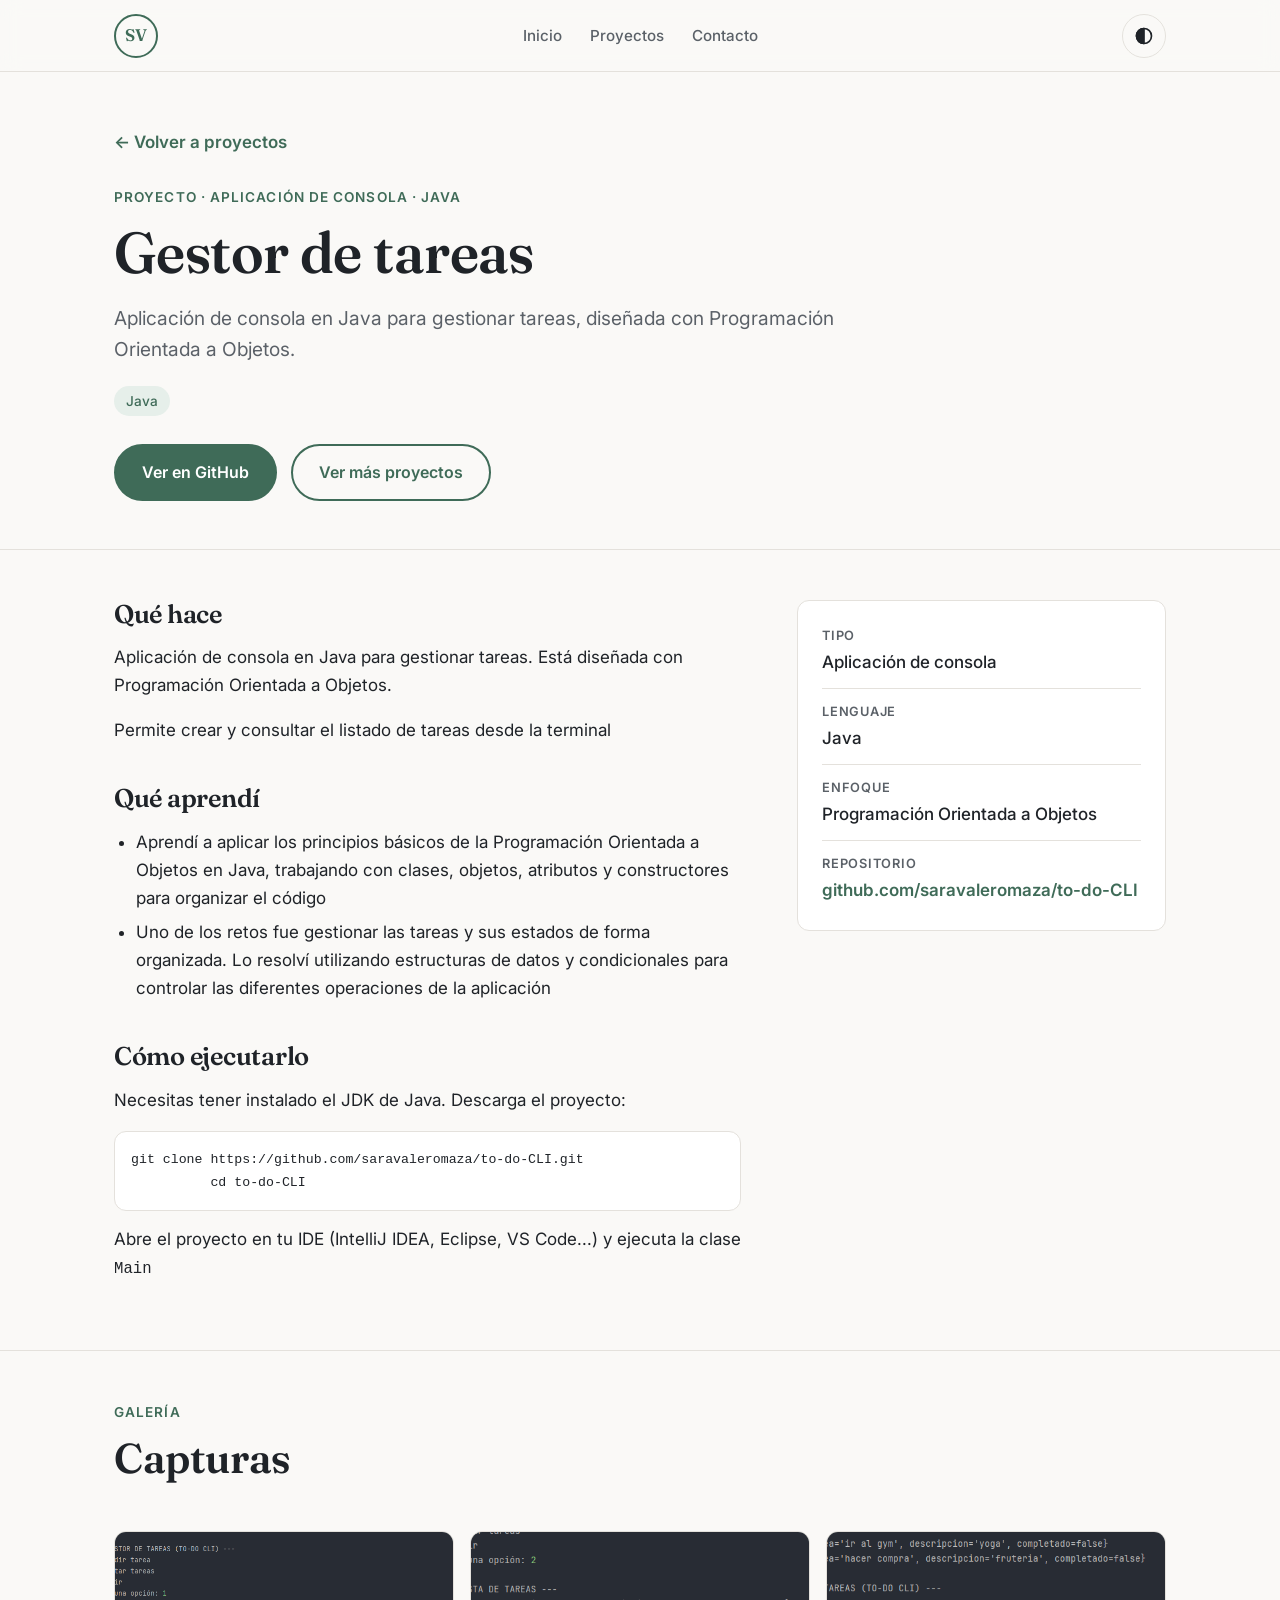
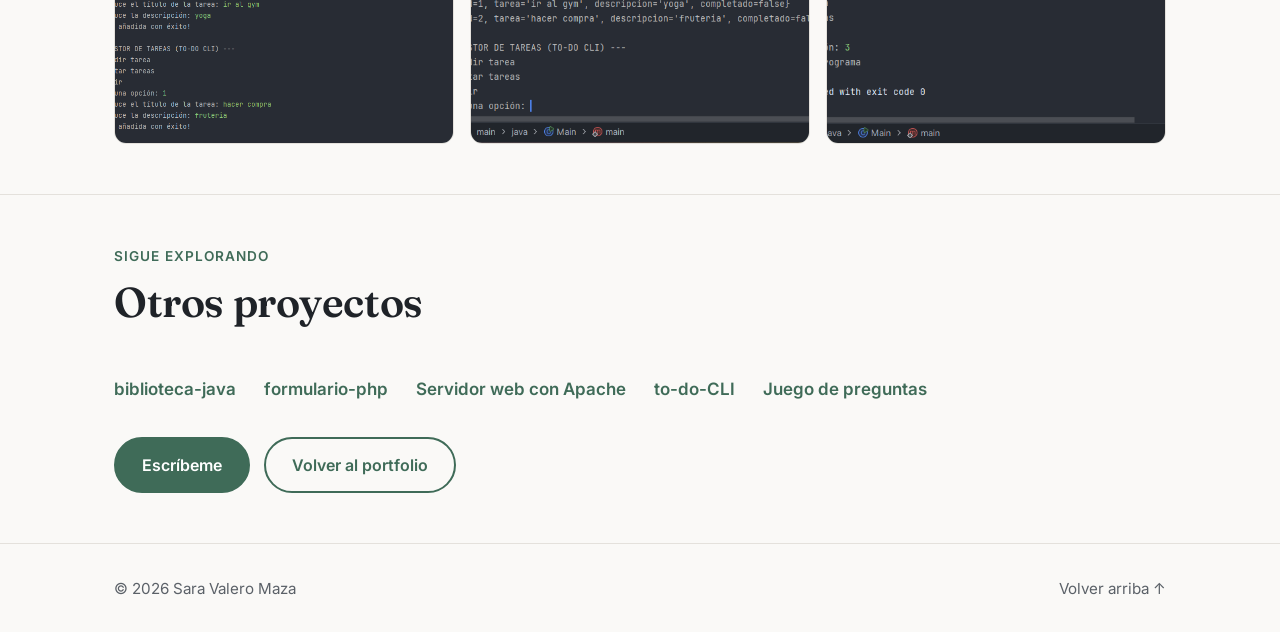
<file: gestor-de-tareas.html>
<!DOCTYPE html>
<html lang="es">
<head>
  <meta charset="UTF-8">
  <meta name="viewport" content="width=device-width, initial-scale=1">
  <title>Gestor de tareas · Sara Valero Maza</title>
  <meta name="description" content="Aplicación de consola en Java para gestionar tareas, diseñada con Programación Orientada a Objetos.">
  <meta name="theme-color" content="#FAF9F7">
  <meta name="color-scheme" content="light dark">

  <link rel="icon" href="favicon.ico" sizes="48x48">
  <link rel="icon" type="image/png" sizes="32x32" href="favicon-32.png">
  <link rel="icon" type="image/png" sizes="192x192" href="favicon-192.png">
  <link rel="apple-touch-icon" href="apple-touch-icon.png">

  <link rel="preconnect" href="https://fonts.googleapis.com">
  <link rel="preconnect" href="https://fonts.gstatic.com" crossorigin>
  <link href="https://fonts.googleapis.com/css2?family=Fraunces:opsz,wght@9..144,500;9..144,600&family=Inter:wght@400;500;600&display=swap" rel="stylesheet">
  <link rel="stylesheet" href="styles.css">
</head>
<body>
  <a class="skip-link" href="#contenido">Saltar al contenido</a>

  <header class="site-header" id="inicio-top">
    <div class="container header-inner">
      <a class="logo" href="index.html" aria-label="Sara Valero Maza, ir al inicio">SV</a>

      <nav class="site-nav" aria-label="Navegación principal">
        <ul>
          <li><a href="index.html#inicio">Inicio</a></li>
          <li><a href="index.html#proyectos">Proyectos</a></li>
          <li><a href="index.html#contacto">Contacto</a></li>
        </ul>
      </nav>

      <label class="icon-btn theme-switch" title="Cambiar entre modo claro y oscuro">
        <input type="checkbox" id="theme-toggle" aria-label="Modo oscuro / claro">
        <svg class="icon" viewBox="0 0 24 24" aria-hidden="true"><circle cx="12" cy="12" r="9"/><path d="M12 3a9 9 0 0 0 0 18z" fill="currentColor"/></svg>
      </label>
    </div>
  </header>

  <main id="contenido">

    <!-- CABECERA DEL PROYECTO -->
    <section class="project-hero" aria-labelledby="proyecto-title">
      <div class="container">
        <a class="back-link" href="index.html#proyectos">← Volver a proyectos</a>
        <p class="eyebrow">Proyecto · Aplicación de consola · Java</p>
        <h1 id="proyecto-title">Gestor de tareas</h1>
        <p class="hero-lead">Aplicación de consola en Java para gestionar tareas, diseñada con Programación Orientada a Objetos.</p>
        <ul class="tags" aria-label="Tecnologías"><li>Java</li></ul>
        <div class="hero-actions">
          <a class="btn btn-primary" href="https://github.com/saravaleromaza/to-do-CLI" target="_blank" rel="noopener noreferrer">Ver en GitHub<span class="visually-hidden"> (se abre en una pestaña nueva)</span></a>
          <a class="btn btn-outline" href="index.html#proyectos">Ver más proyectos</a>
        </div>
      </div>
    </section>

    <!-- CONTENIDO -->
    <section class="section" aria-label="Detalles del proyecto">
      <div class="container project-layout">
        <div class="project-body">
          <h2>Qué hace</h2>
          <p>Aplicación de consola en Java para gestionar tareas. Está diseñada con Programación Orientada a Objetos.</p>
          <p>Permite crear y consultar el listado de tareas desde la terminal</p>

          <h2>Qué aprendí</h2>
          <ul>
            <li>Aprendí a aplicar los principios básicos de la Programación Orientada a Objetos en Java, trabajando con clases, objetos, atributos y constructores para organizar el código</li>
            <li>Uno de los retos fue gestionar las tareas y sus estados de forma organizada. Lo resolví utilizando estructuras de datos y condicionales para controlar las diferentes operaciones de la aplicación</li>
          </ul>

          <h2>Cómo ejecutarlo</h2>
          <p>Necesitas tener instalado el JDK de Java. Descarga el proyecto:</p>
          <pre><code>git clone https://github.com/saravaleromaza/to-do-CLI.git
          cd to-do-CLI</code></pre>
          <p> Abre el proyecto en tu IDE (IntelliJ IDEA, Eclipse, VS Code...) y ejecuta la clase <code>Main</code></p>
        </div>

        <aside class="project-aside" aria-label="Ficha del proyecto">
          <dl class="facts"><div><dt>Tipo</dt><dd>Aplicación de consola</dd></div><div><dt>Lenguaje</dt><dd>Java</dd></div><div><dt>Enfoque</dt><dd>Programación Orientada a Objetos</dd></div><div><dt>Repositorio</dt><dd><a class="card-link" href="https://github.com/saravaleromaza/to-do-CLI" target="_blank" rel="noopener noreferrer">github.com/saravaleromaza/to-do-CLI<span class="visually-hidden"> (se abre en una pestaña nueva)</span></a></dd></div></dl>
        </aside>
      </div>
    </section>

    <!-- GALERÍA -->
    <section class="section" aria-labelledby="galeria-title">
      <div class="container">
        <div class="section-head">
          <p class="eyebrow">Galería</p>
          <h2 id="galeria-title">Capturas</h2>
        </div>
        <div class="gallery">
          <a class="shot" href="#foto-1" style="--shot: url('img-proyectos/gestor-anadir.png')">
            <span class="shot-empty" aria-hidden="true">Captura 1</span>
            <span class="visually-hidden">Ampliar captura 1 de Gestor de tareas</span>
          </a>
          <a class="shot" href="#foto-2" style="--shot: url('img-proyectos/gestor-listar.png')">
            <span class="shot-empty" aria-hidden="true">Captura 2</span>
            <span class="visually-hidden">Ampliar captura 2 de Gestor de tareas</span>
          </a>
          <a class="shot" href="#foto-3" style="--shot: url('img-proyectos/gestor-salir.png')">
            <span class="shot-empty" aria-hidden="true">Captura 3</span>
            <span class="visually-hidden">Ampliar captura 3 de Gestor de tareas</span>
          </a>
        </div>
      </div>
    </section>

    <!-- OTROS PROYECTOS -->
    <section class="section" aria-labelledby="otros-title">
      <div class="container">
        <div class="section-head">
          <p class="eyebrow">Sigue explorando</p>
          <h2 id="otros-title">Otros proyectos</h2>
        </div>
        <ul class="more-projects">
          <li><a class="card-link" href="biblioteca-java.html">biblioteca-java</a></li>
          <li><a class="card-link" href="formulario-php.html">formulario-php</a></li>
          <li><a class="card-link" href="servidor-apache.html">Servidor web con Apache</a></li>
          <li><a class="card-link" href="gestor-de-tareas.html">to-do-CLI</a></li>
          <li><a class="card-link" href="juego-preguntas-js.html">Juego de preguntas</a></li>
        </ul>
        <div class="hero-actions">
          <a class="btn btn-primary" href="index.html#email">Escríbeme</a>
          <a class="btn btn-outline" href="index.html#proyectos">Volver al portfolio</a>
        </div>
      </div>
    </section>
  </main>

  <footer class="site-footer">
    <div class="container footer-inner">
      <p>© 2026 Sara Valero Maza</p>
      <a href="#inicio-top">Volver arriba ↑</a>
    </div>
  </footer>

  <div class="lightbox" id="foto-1" role="dialog" aria-modal="true" aria-label="Captura 1 de Gestor de tareas">
    <a class="lightbox-backdrop" href="#!" tabindex="-1" aria-label="Cerrar"></a>
    <figure>
      <a class="lightbox-close" href="#!" aria-label="Cerrar captura">×</a>
      <img src="img-proyectos/gestor-anadir.png" alt="Captura de como se añaden tareas desde la terminal">
    </figure>
  </div>
  <div class="lightbox" id="foto-2" role="dialog" aria-modal="true" aria-label="Captura 2 de Gestor de tareas">
    <a class="lightbox-backdrop" href="#!" tabindex="-1" aria-label="Cerrar"></a>
    <figure>
      <a class="lightbox-close" href="#!" aria-label="Cerrar captura">×</a>
      <img src="img-proyectos/gestor-listar.png" alt="Captura del listado de tareas por terminal">
    </figure>
  </div>
  <div class="lightbox" id="foto-3" role="dialog" aria-modal="true" aria-label="Captura 3 de Gestor de tareas">
    <a class="lightbox-backdrop" href="#!" tabindex="-1" aria-label="Cerrar"></a>
    <figure>
      <a class="lightbox-close" href="#!" aria-label="Cerrar captura">×</a>
      <img src="img-proyectos/gestor-salir.png" alt="Programa gestor de tareas finalizado">
    </figure>
  </div>
</body>
</html>
</file>
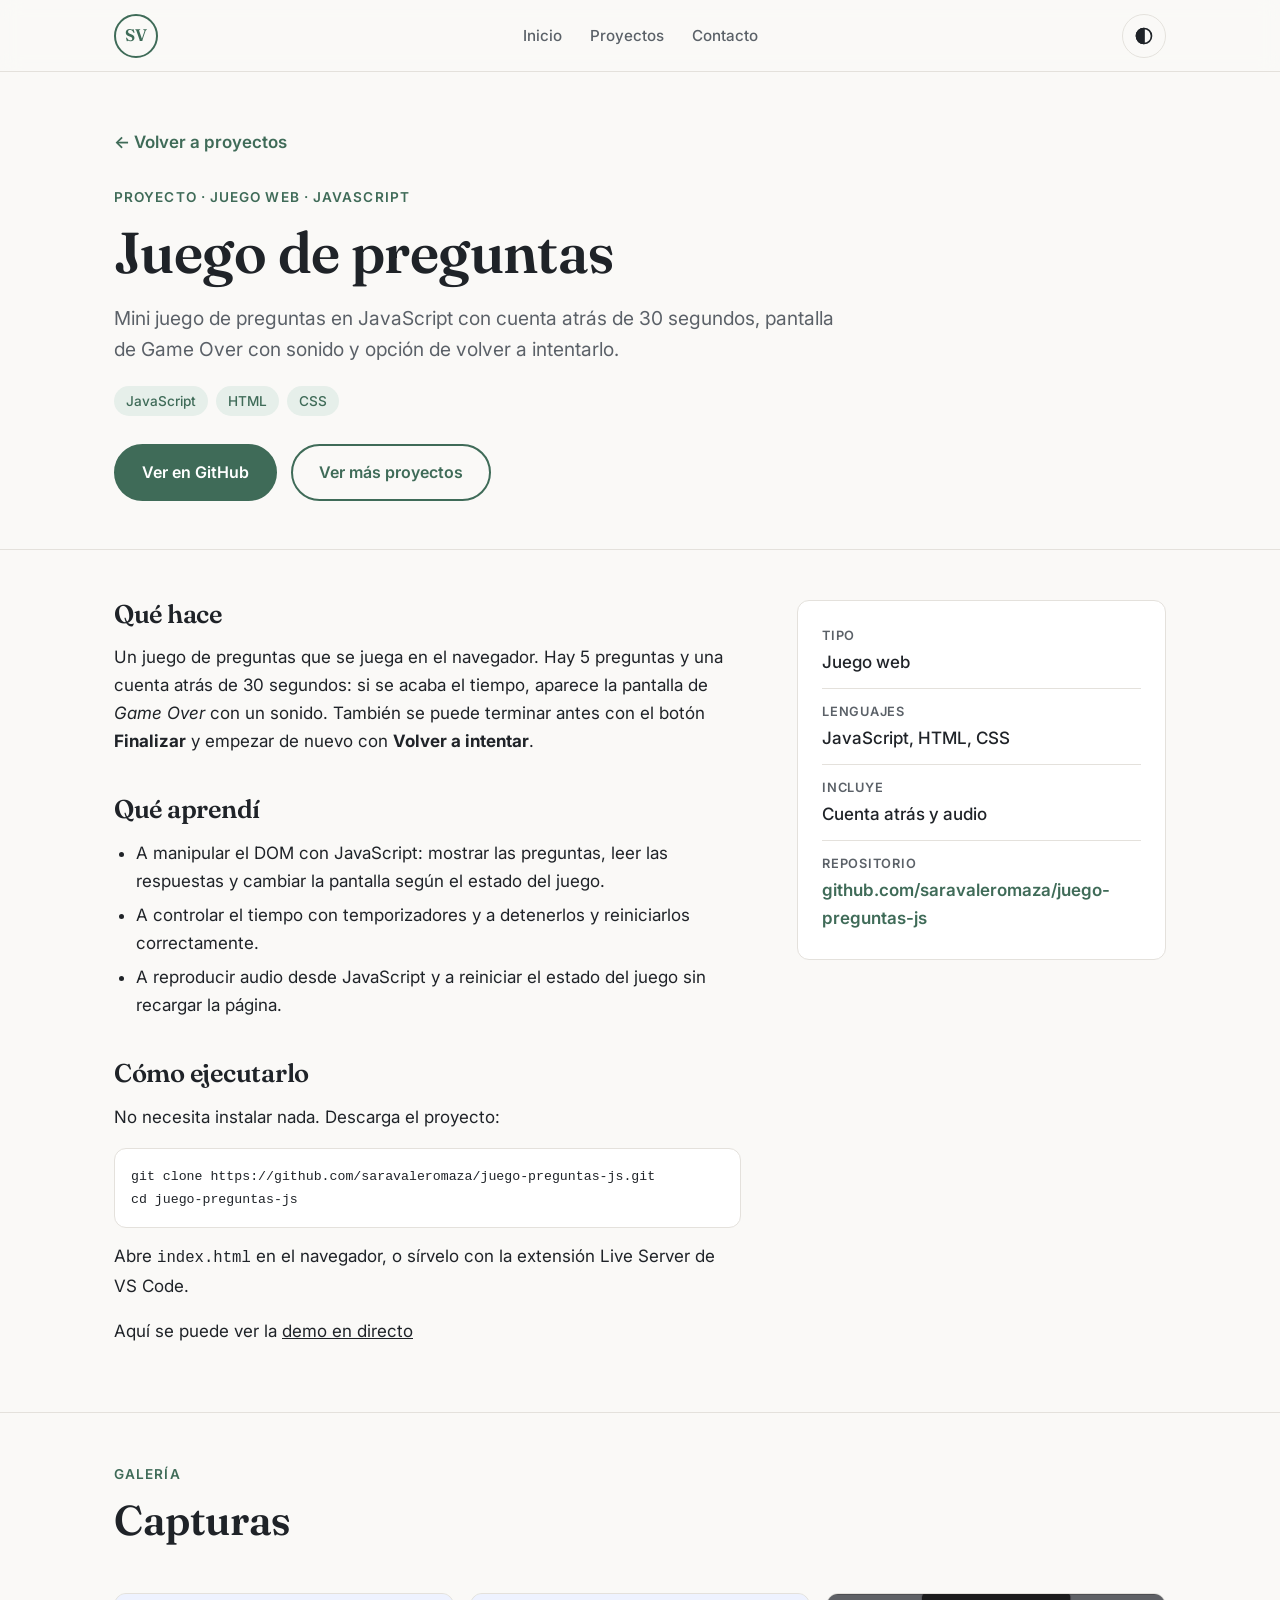
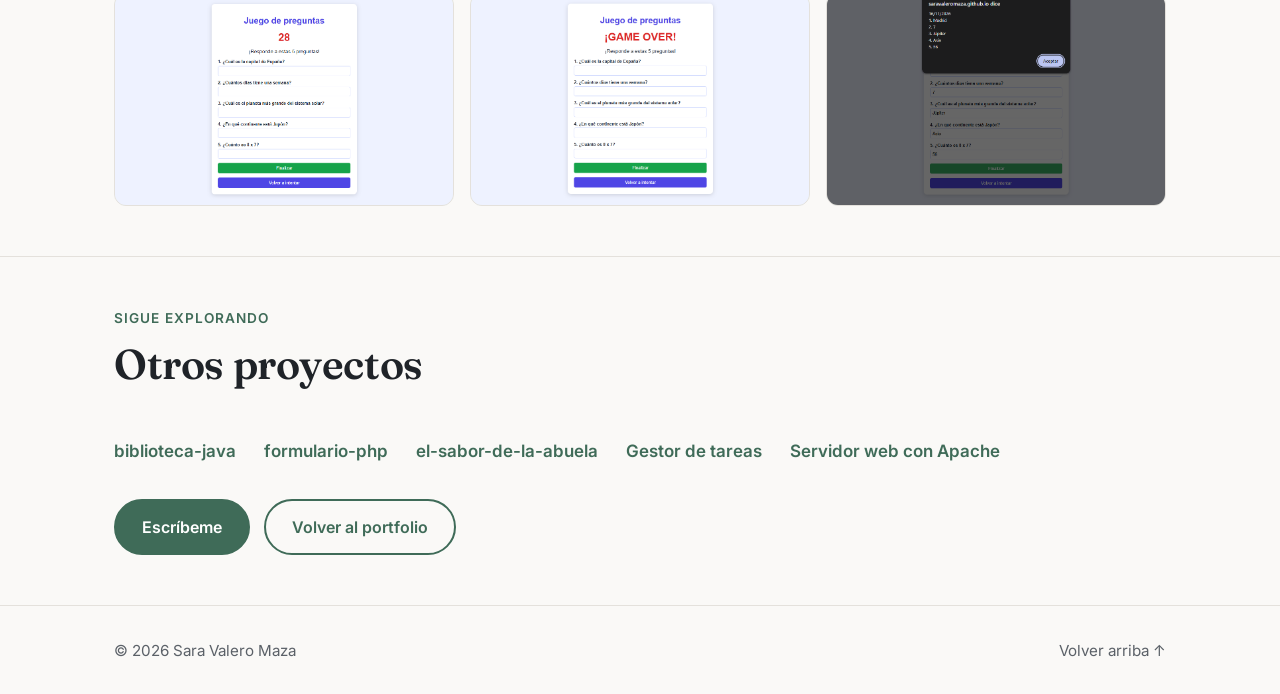
<file: juego-preguntas-js.html>
<!DOCTYPE html>
<html lang="es">
<head>
  <meta charset="UTF-8">
  <meta name="viewport" content="width=device-width, initial-scale=1">
  <title>Juego de preguntas · Sara Valero Maza</title>
  <meta name="description" content="Mini juego de preguntas en JavaScript con cuenta atrás de 30 segundos, pantalla de Game Over con sonido y opción de volver a intentarlo.">
  <meta name="theme-color" content="#FAF9F7">
  <meta name="color-scheme" content="light dark">

  <link rel="icon" href="favicon/favicon.ico" sizes="48x48">
  <link rel="icon" type="image/png" sizes="32x32" href="favicon/favicon-32.png">
  <link rel="icon" type="image/png" sizes="192x192" href="favicon/favicon-192.png">
  <link rel="apple-touch-icon" href="favicon/apple-touch-icon.png">

  <link rel="preconnect" href="https://fonts.googleapis.com">
  <link rel="preconnect" href="https://fonts.gstatic.com" crossorigin>
  <link href="https://fonts.googleapis.com/css2?family=Fraunces:opsz,wght@9..144,500;9..144,600&family=Inter:wght@400;500;600&display=swap" rel="stylesheet">
  <link rel="stylesheet" href="styles.css">
</head>
<body>
  <a class="skip-link" href="#contenido">Saltar al contenido</a>

  <header class="site-header" id="inicio-top">
    <div class="container header-inner">
      <a class="logo" href="index.html" aria-label="Sara Valero Maza, ir al inicio">SV</a>

      <nav class="site-nav" aria-label="Navegación principal">
        <ul>
          <li><a href="index.html#inicio">Inicio</a></li>
          <li><a href="index.html#proyectos">Proyectos</a></li>
          <li><a href="index.html#contacto">Contacto</a></li>
        </ul>
      </nav>

      <label class="icon-btn theme-switch" title="Cambiar entre modo claro y oscuro">
        <input type="checkbox" id="theme-toggle" aria-label="Modo oscuro / claro">
        <svg class="icon" viewBox="0 0 24 24" aria-hidden="true"><circle cx="12" cy="12" r="9"/><path d="M12 3a9 9 0 0 0 0 18z" fill="currentColor"/></svg>
      </label>
    </div>
  </header>

  <main id="contenido">

    <!-- CABECERA DEL PROYECTO -->
    <section class="project-hero" aria-labelledby="proyecto-title">
      <div class="container">
        <a class="back-link" href="index.html#proyectos">← Volver a proyectos</a>
        <p class="eyebrow">Proyecto · Juego web · JavaScript</p>
        <h1 id="proyecto-title">Juego de preguntas</h1>
        <p class="hero-lead">Mini juego de preguntas en JavaScript con cuenta atrás de 30 segundos, pantalla de Game Over con sonido y opción de volver a intentarlo.</p>
        <ul class="tags" aria-label="Tecnologías"><li>JavaScript</li><li>HTML</li><li>CSS</li></ul>
        <div class="hero-actions">
          <a class="btn btn-primary" href="https://github.com/saravaleromaza/juego-preguntas-js" target="_blank" rel="noopener noreferrer">Ver en GitHub<span class="visually-hidden"> (se abre en una pestaña nueva)</span></a>
          <a class="btn btn-outline" href="index.html#proyectos">Ver más proyectos</a>
        </div>
      </div>
    </section>

    <!-- CONTENIDO -->
    <section class="section" aria-label="Detalles del proyecto">
      <div class="container project-layout">
        <div class="project-body">
          <h2>Qué hace</h2>
          <p>Un juego de preguntas que se juega en el navegador. Hay 5 preguntas y una cuenta atrás de 30 segundos: si se acaba el tiempo, aparece la pantalla de <em>Game Over</em> con un sonido. También se puede terminar antes con el botón <strong>Finalizar</strong> y empezar de nuevo con <strong>Volver a intentar</strong>.</p>

          <h2>Qué aprendí</h2>
          <ul>
            <li>A manipular el DOM con JavaScript: mostrar las preguntas, leer las respuestas y cambiar la pantalla según el estado del juego.</li>
            <li>A controlar el tiempo con temporizadores y a detenerlos y reiniciarlos correctamente.</li>
            <li>A reproducir audio desde JavaScript y a reiniciar el estado del juego sin recargar la página.</li>
          </ul>

          <h2>Cómo ejecutarlo</h2>
          <p>No necesita instalar nada. Descarga el proyecto:</p>
          <pre><code>git clone https://github.com/saravaleromaza/juego-preguntas-js.git
cd juego-preguntas-js</code></pre>
          <p>Abre <code>index.html</code> en el navegador, o sírvelo con la extensión Live Server de VS Code.</p>
          <p>Aquí se puede ver la <a href="https://saravaleromaza.github.io/juego-preguntas-js/" target="_blank">demo en directo</a></p>
        </div>        

        <aside class="project-aside" aria-label="Ficha del proyecto">
          <dl class="facts"><div><dt>Tipo</dt><dd>Juego web</dd></div><div><dt>Lenguajes</dt><dd>JavaScript, HTML, CSS</dd></div><div><dt>Incluye</dt><dd>Cuenta atrás y audio</dd></div><div><dt>Repositorio</dt><dd><a class="card-link" href="https://github.com/saravaleromaza/juego-preguntas-js" target="_blank" rel="noopener noreferrer">github.com/saravaleromaza/juego-preguntas-js<span class="visually-hidden"> (se abre en una pestaña nueva)</span></a></dd></div></dl>
        </aside>
      </div>
    </section>

    <!-- GALERÍA -->
    <section class="section" aria-labelledby="galeria-title">
      <div class="container">
        <div class="section-head">
          <p class="eyebrow">Galería</p>
          <h2 id="galeria-title">Capturas</h2>
        </div>
        <div class="gallery">
          <a class="shot" href="#foto-1" style="--shot: url('img-proyectos/juego-preguntas-js-1.png')">
            <span class="shot-empty" aria-hidden="true">Captura 1</span>
            <span class="visually-hidden">Ampliar captura 1 de Juego de preguntas</span>
          </a>
          <a class="shot" href="#foto-2" style="--shot: url('img-proyectos/juego-preguntas-js-2.png')">
            <span class="shot-empty" aria-hidden="true">Captura 2</span>
            <span class="visually-hidden">Ampliar captura 2 de Juego de preguntas</span>
          </a>
          <a class="shot" href="#foto-3" style="--shot: url('img-proyectos/juego-preguntas-js-3.png')">
            <span class="shot-empty" aria-hidden="true">Captura 3</span>
            <span class="visually-hidden">Ampliar captura 3 de Juego de preguntas</span>
          </a>
        </div>
      </div>
    </section>

    <!-- OTROS PROYECTOS -->
    <section class="section" aria-labelledby="otros-title">
      <div class="container">
        <div class="section-head">
          <p class="eyebrow">Sigue explorando</p>
          <h2 id="otros-title">Otros proyectos</h2>
        </div>
        <ul class="more-projects"><li><a class="card-link" href="biblioteca-java.html">biblioteca-java</a></li><li><a class="card-link" href="formulario-php.html">formulario-php</a></li><li><a class="card-link" href="el-sabor-de-la-abuela.html">el-sabor-de-la-abuela</a></li><li><a class="card-link" href="gestor-de-tareas.html">Gestor de tareas</a></li><li><a class="card-link" href="servidor-apache.html">Servidor web con Apache</a></li></ul>
        <div class="hero-actions">
          <a class="btn btn-primary" href="index.html#email">Escríbeme</a>
          <a class="btn btn-outline" href="index.html#proyectos">Volver al portfolio</a>
        </div>
      </div>
    </section>
  </main>

  <footer class="site-footer">
    <div class="container footer-inner">
      <p>© 2026 Sara Valero Maza</p>
      <a href="#inicio-top">Volver arriba ↑</a>
    </div>
  </footer>

  <div class="lightbox" id="foto-1" role="dialog" aria-modal="true" aria-label="Captura 1 de Juego de preguntas">
    <a class="lightbox-backdrop" href="#!" tabindex="-1" aria-label="Cerrar"></a>
    <figure>
      <a class="lightbox-close" href="#!" aria-label="Cerrar captura">×</a>
      <img src="img-proyectos/juego-preguntas-js-1.png" alt="Juego funcionando">
    
    </figure>
  </div>
  <div class="lightbox" id="foto-2" role="dialog" aria-modal="true" aria-label="Captura 2 de Juego de preguntas">
    <a class="lightbox-backdrop" href="#!" tabindex="-1" aria-label="Cerrar"></a>
    <figure>
      <a class="lightbox-close" href="#!" aria-label="Cerrar captura">×</a>
      <img src="img-proyectos/juego-preguntas-js-2.png" alt="Pantalla Game Over">
    </figure>
  </div>
  <div class="lightbox" id="foto-3" role="dialog" aria-modal="true" aria-label="Captura 3 de Juego de preguntas">
    <a class="lightbox-backdrop" href="#!" tabindex="-1" aria-label="Cerrar"></a>
    <figure>
      <a class="lightbox-close" href="#!" aria-label="Cerrar captura">×</a>
      <img src="img-proyectos/juego-preguntas-js-3.png" alt="Juego con respuestas a tiempo">

    </figure>
  </div>
</body>
</html>
</file>
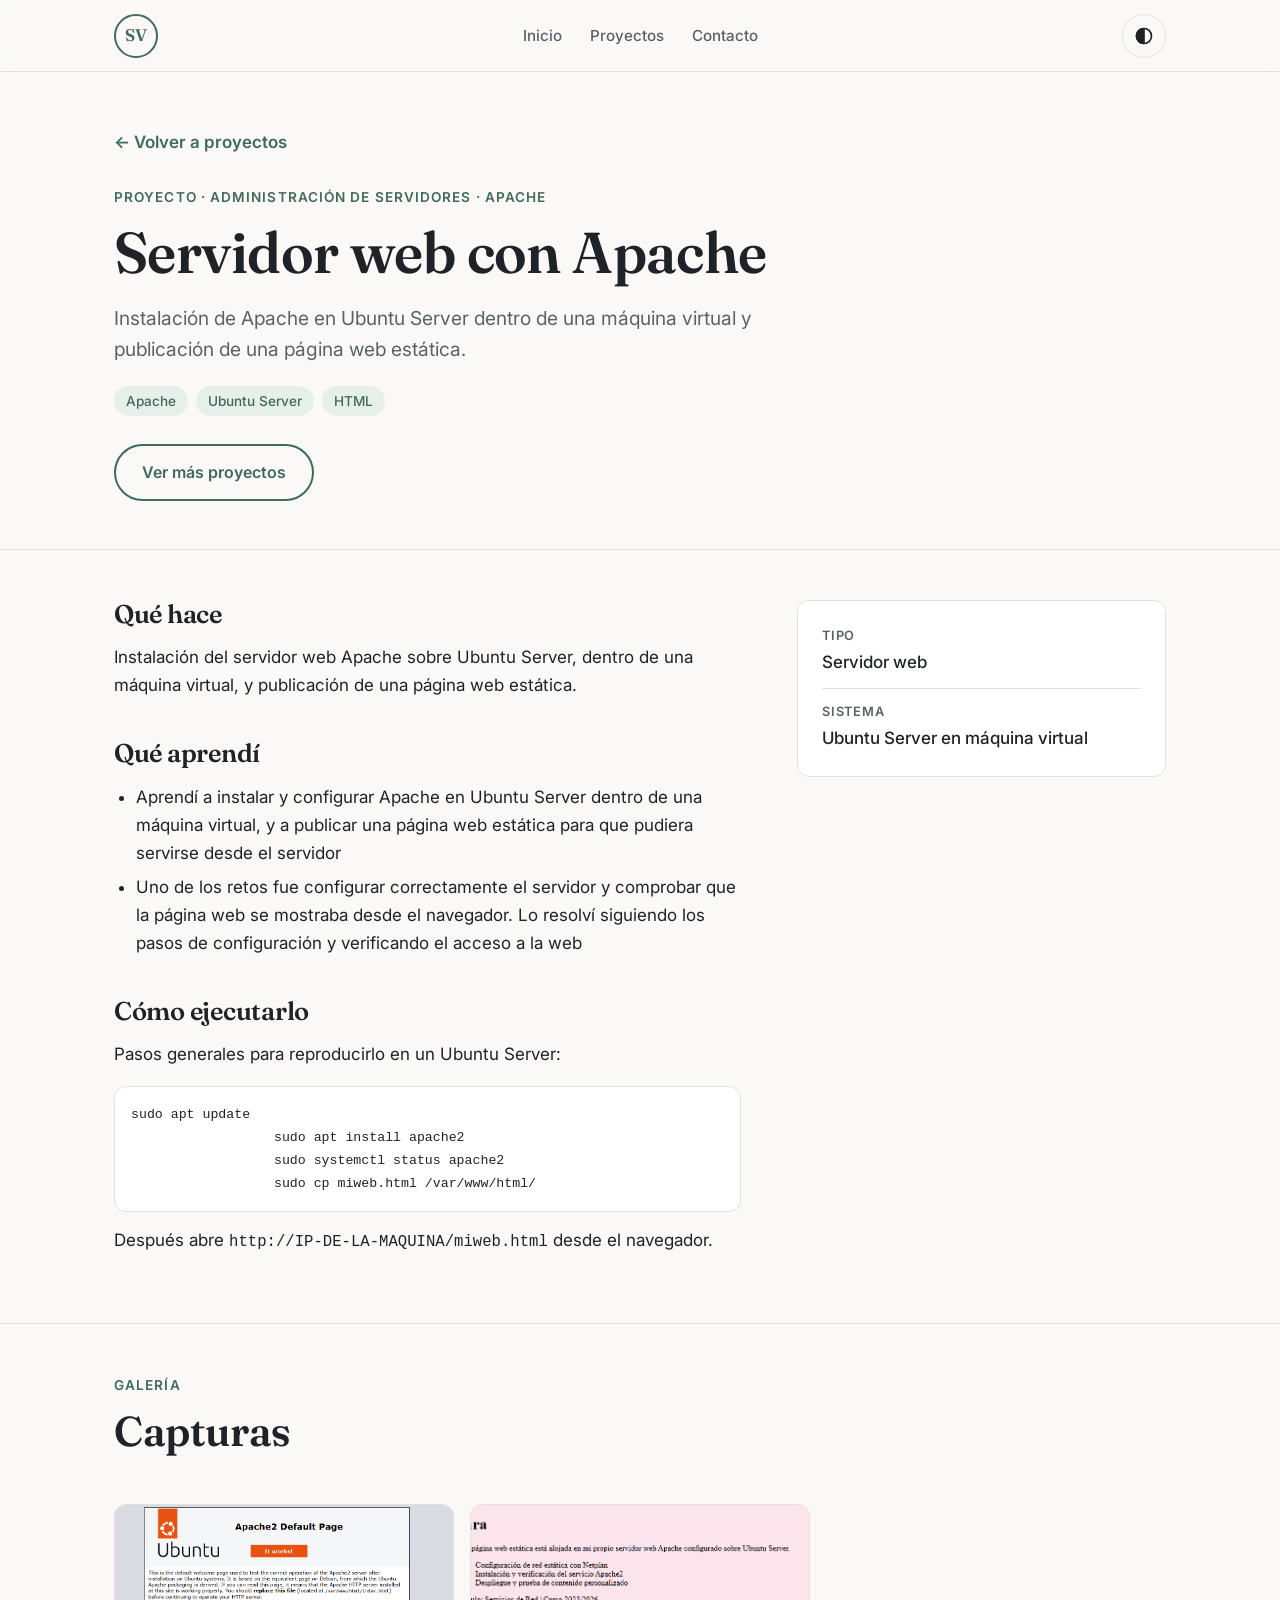
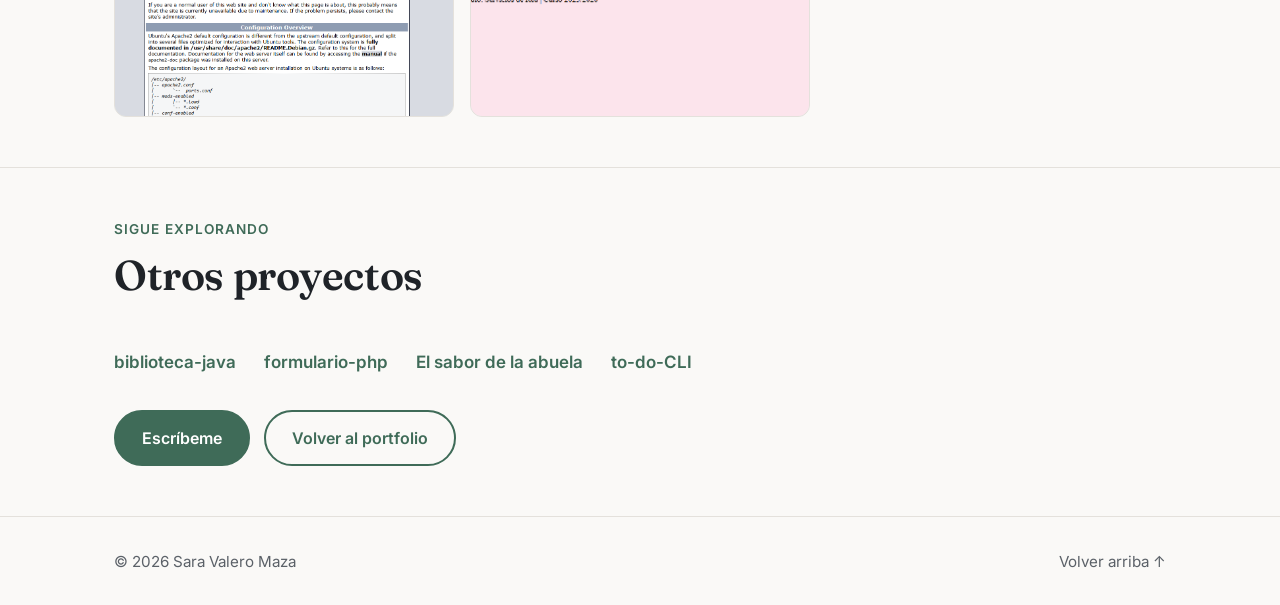
<file: servidor-apache.html>
<!DOCTYPE html>
<html lang="es">
<head>
  <meta charset="UTF-8">
  <meta name="viewport" content="width=device-width, initial-scale=1">
  <title>Servidor web con Apache · Sara Valero Maza</title>
  <meta name="description" content="Instalación de Apache en Ubuntu Server dentro de una máquina virtual y publicación de una página web estática.">
  <meta name="theme-color" content="#FAF9F7">
  <meta name="color-scheme" content="light dark">

  <link rel="icon" href="favicon.ico" sizes="48x48">
  <link rel="icon" type="image/png" sizes="32x32" href="favicon-32.png">
  <link rel="icon" type="image/png" sizes="192x192" href="favicon-192.png">
  <link rel="apple-touch-icon" href="apple-touch-icon.png">

  <link rel="preconnect" href="https://fonts.googleapis.com">
  <link rel="preconnect" href="https://fonts.gstatic.com" crossorigin>
  <link href="https://fonts.googleapis.com/css2?family=Fraunces:opsz,wght@9..144,500;9..144,600&family=Inter:wght@400;500;600&display=swap" rel="stylesheet">
  <link rel="stylesheet" href="styles.css">
</head>
<body>
  <a class="skip-link" href="#contenido">Saltar al contenido</a>

  <header class="site-header" id="inicio-top">
    <div class="container header-inner">
      <a class="logo" href="index.html" aria-label="Sara Valero Maza, ir al inicio">SV</a>

      <nav class="site-nav" aria-label="Navegación principal">
        <ul>
          <li><a href="index.html#inicio">Inicio</a></li>
          <li><a href="index.html#proyectos">Proyectos</a></li>
          <li><a href="index.html#contacto">Contacto</a></li>
        </ul>
      </nav>

      <label class="icon-btn theme-switch" title="Cambiar entre modo claro y oscuro">
        <input type="checkbox" id="theme-toggle" aria-label="Modo oscuro / claro">
        <svg class="icon" viewBox="0 0 24 24" aria-hidden="true"><circle cx="12" cy="12" r="9"/><path d="M12 3a9 9 0 0 0 0 18z" fill="currentColor"/></svg>
      </label>
    </div>
  </header>

  <main id="contenido">

    <!-- CABECERA DEL PROYECTO -->
    <section class="project-hero" aria-labelledby="proyecto-title">
      <div class="container">
        <a class="back-link" href="index.html#proyectos">← Volver a proyectos</a>
        <p class="eyebrow">Proyecto · Administración de servidores · Apache</p>
        <h1 id="proyecto-title">Servidor web con Apache</h1>
        <p class="hero-lead">Instalación de Apache en Ubuntu Server dentro de una máquina virtual y publicación de una página web estática.</p>
        <ul class="tags" aria-label="Tecnologías"><li>Apache</li><li>Ubuntu Server</li><li>HTML</li></ul>
        <div class="hero-actions">
          <a class="btn btn-outline" href="index.html#proyectos">Ver más proyectos</a>
        </div>
      </div>
    </section>

    <!-- CONTENIDO -->
    <section class="section" aria-label="Detalles del proyecto">
      <div class="container project-layout">
        <div class="project-body">
          <h2>Qué hace</h2>
          <p>Instalación del servidor web Apache sobre Ubuntu Server, dentro de una máquina virtual, y publicación de una página web estática.</p>

          <h2>Qué aprendí</h2>
          <ul>
            <li>Aprendí a instalar y configurar Apache en Ubuntu Server dentro de una máquina virtual, y a publicar una página web estática para que pudiera servirse desde el servidor</li>
            <li>Uno de los retos fue configurar correctamente el servidor y comprobar que la página web se mostraba desde el navegador. Lo resolví siguiendo los pasos de configuración y verificando el acceso a la web</li>
          </ul>

          <h2>Cómo ejecutarlo</h2>
          <p>Pasos generales para reproducirlo en un Ubuntu Server:</p>
          <pre><code>sudo apt update
                  sudo apt install apache2
                  sudo systemctl status apache2
                  sudo cp miweb.html /var/www/html/</code></pre>
          <p>Después abre <code>http://IP-DE-LA-MAQUINA/miweb.html</code> desde el navegador.</p>
        </div>

        <aside class="project-aside" aria-label="Ficha del proyecto">
          <dl class="facts"><div><dt>Tipo</dt><dd>Servidor web</dd></div><div><dt>Sistema</dt><dd>Ubuntu Server en máquina virtual</dd></div></dl>
        </aside>
      </div>
    </section>

    <!-- GALERÍA -->
    <section class="section" aria-labelledby="galeria-title">
      <div class="container">
        <div class="section-head">
          <p class="eyebrow">Galería</p>
          <h2 id="galeria-title">Capturas</h2>
        </div>
        <div class="gallery">
          <a class="shot" href="#foto-1" style="--shot: url('img-proyectos/apache-server.png')">
            <span class="shot-empty" aria-hidden="true">Captura 1</span>
            <span class="visually-hidden">Ampliar captura 1 de Servidor web con Apache</span>
          </a>
          <a class="shot" href="#foto-2" style="--shot: url('img-proyectos/apache-web.png')">
            <span class="shot-empty" aria-hidden="true">Captura 2</span>
            <span class="visually-hidden">Ampliar captura 2 de Servidor web con Apache</span>
          </a>
        </div>
      </div>
    </section>

    <!-- OTROS PROYECTOS -->
    <section class="section" aria-labelledby="otros-title">
      <div class="container">
        <div class="section-head">
          <p class="eyebrow">Sigue explorando</p>
          <h2 id="otros-title">Otros proyectos</h2>
        </div>
        <ul class="more-projects">
          <li><a class="card-link" href="biblioteca-java.html">biblioteca-java</a></li>
          <li><a class="card-link" href="formulario-php.html">formulario-php</a></li>
          <li><a class="card-link" href="el-sabor-de-la-abuela.html">El sabor de la abuela</a></li>
          <li><a class="card-link" href="gestor-de-tareas.html">to-do-CLI</a></li>
        </ul>
        <div class="hero-actions">
          <a class="btn btn-primary" href="index.html#email">Escríbeme</a>
          <a class="btn btn-outline" href="index.html#proyectos">Volver al portfolio</a>
        </div>
      </div>
    </section>
  </main>

  <footer class="site-footer">
    <div class="container footer-inner">
      <p>© 2026 Sara Valero Maza</p>
      <a href="#inicio-top">Volver arriba ↑</a>
    </div>
  </footer>

  <div class="lightbox" id="foto-1" role="dialog" aria-modal="true" aria-label="Captura 1 de Servidor web con Apache">
    <a class="lightbox-backdrop" href="#!" tabindex="-1" aria-label="Cerrar"></a>
    <figure>
      <a class="lightbox-close" href="#!" aria-label="Cerrar captura">×</a>
      <img src="img-proyectos/apache-server.png" alt="Servidor Apache corriendo">
    </figure>
  </div>
  <div class="lightbox" id="foto-2" role="dialog" aria-modal="true" aria-label="Captura 2 de Servidor web con Apache">
    <a class="lightbox-backdrop" href="#!" tabindex="-1" aria-label="Cerrar"></a>
    <figure>
      <a class="lightbox-close" href="#!" aria-label="Cerrar captura">×</a>
      <img src="img-proyectos/apache-web.png" alt="Web estatica corriendo en Apache">
    </figure>
  </div>
</body>
</html>
</file>
<file: styles.css>
/* 1. Variables ----------------------------------------------------------- */
:root {
  --bg: #faf9f7;
  --surface: #ffffff;
  --text: #1f2328;
  --muted: #5b6168;
  --border: #e4e1dc;
  --accent: #3f6b58;
  --accent-contrast: #ffffff;
  --accent-soft: #e6efea;
  --shadow: 0 8px 24px rgba(31, 35, 40, 0.08);
  --header-bg: rgba(250, 249, 247, 0.85);
}

/* Si el sistema está en modo oscuro, se parte de ahí */
@media (prefers-color-scheme: dark) {
  :root {
  --bg: #121212;
  --surface: #1b1b1b;
  --text: #ededed;
  --muted: #a3a8ad;
  --border: #2c2c2c;
  --accent: #7fb69e;
  --accent-contrast: #101410;
  --accent-soft: #1f2b26;
  --shadow: 0 8px 24px rgba(0, 0, 0, 0.45);
  --header-bg: rgba(18, 18, 18, 0.85);
  }
}

/* El interruptor (casilla) invierte el tema actual */
:root:has(#theme-toggle:checked) {
  --bg: #121212;
  --surface: #1b1b1b;
  --text: #ededed;
  --muted: #a3a8ad;
  --border: #2c2c2c;
  --accent: #7fb69e;
  --accent-contrast: #101410;
  --accent-soft: #1f2b26;
  --shadow: 0 8px 24px rgba(0, 0, 0, 0.45);
  --header-bg: rgba(18, 18, 18, 0.85);
}
@media (prefers-color-scheme: dark) {
  :root:has(#theme-toggle:checked) {
  --bg: #faf9f7;
  --surface: #ffffff;
  --text: #1f2328;
  --muted: #5b6168;
  --border: #e4e1dc;
  --accent: #3f6b58;
  --accent-contrast: #ffffff;
  --accent-soft: #e6efea;
  --shadow: 0 8px 24px rgba(31, 35, 40, 0.08);
  --header-bg: rgba(250, 249, 247, 0.85);
  }
}

:root {
  --font-title: "Fraunces", Georgia, "Times New Roman", serif;
  --font-body: "Inter", system-ui, -apple-system, "Segoe UI", Roboto, sans-serif;
  --radius: 12px;
  --container: 1100px;
  --header-h: 72px;
}

/* 2. Base ---------------------------------------------------------------- */
*,
*::before,
*::after { box-sizing: border-box; }

html {
  scroll-behavior: smooth;
  scroll-padding-top: calc(var(--header-h) + 16px);
}

body {
  margin: 0;
  font-family: var(--font-body);
  font-size: 1.0625rem;
  line-height: 1.65;
  color: var(--text);
  background: var(--bg);
  transition: background-color 0.3s ease, color 0.3s ease;
  -webkit-font-smoothing: antialiased;
}

h1, h2, h3 {
  font-family: var(--font-title);
  font-weight: 600;
  line-height: 1.15;
  margin: 0;
  letter-spacing: -0.01em;
}

p { margin: 0 0 1em; }
ul, ol { margin: 0; padding: 0; list-style: none; }
a { color: inherit; }

:focus-visible {
  outline: 3px solid var(--accent);
  outline-offset: 3px;
  border-radius: 4px;
}

.visually-hidden {
  position: absolute;
  width: 1px;
  height: 1px;
  margin: -1px;
  padding: 0;
  overflow: hidden;
  clip: rect(0, 0, 0, 0);
  white-space: nowrap;
  border: 0;
}

.skip-link {
  position: absolute;
  left: 16px;
  top: -60px;
  z-index: 200;
  padding: 10px 16px;
  background: var(--accent);
  color: var(--accent-contrast);
  border-radius: 8px;
  text-decoration: none;
  font-weight: 600;
  transition: top 0.2s ease;
}
.skip-link:focus { top: 12px; }

/* 3. Layout -------------------------------------------------------------- */
.container {
  width: 100%;
  max-width: var(--container);
  margin: 0 auto;
  padding: 0 24px;
}

.section { padding: 50px 0; }
.section + .section { border-top: 1px solid var(--border); }

.section-head { margin-bottom: 48px; }
.section-head h2 { font-size: clamp(1.9rem, 4vw, 2.6rem); }

.eyebrow {
  margin: 0 0 12px;
  font-size: 0.85rem;
  font-weight: 600;
  letter-spacing: 0.08em;
  text-transform: uppercase;
  color: var(--accent);
}

.accent { color: var(--accent); }

/* 4. Componentes --------------------------------------------------------- */

/* Cabecera */
.site-header {
  position: sticky;
  top: 0;
  z-index: 100;
  height: var(--header-h);
  background: var(--header-bg);
  backdrop-filter: blur(10px);
  -webkit-backdrop-filter: blur(10px);
  border-bottom: 1px solid var(--border);
}

.header-inner {
  display: flex;
  align-items: center;
  justify-content: space-between;
  height: 100%;
  gap: 16px;
}

.logo {
  display: grid;
  place-items: center;
  width: 44px;
  height: 44px;
  border: 2px solid var(--accent);
  border-radius: 50%;
  font-family: var(--font-title);
  font-weight: 600;
  font-size: 1.05rem;
  color: var(--accent);
  text-decoration: none;
  transition: background-color 0.2s ease, color 0.2s ease;
}
.logo:hover { background: var(--accent); color: var(--accent-contrast); }

.site-nav ul { display: flex; gap: 28px; }

.site-nav a {
  position: relative;
  padding: 6px 0;
  font-size: 0.95rem;
  font-weight: 500;
  color: var(--muted);
  text-decoration: none;
  transition: color 0.2s ease;
}
.site-nav a::after {
  content: "";
  position: absolute;
  left: 0;
  bottom: 0;
  width: 100%;
  height: 2px;
  background: var(--accent);
  transform: scaleX(0);
  transform-origin: left;
  transition: transform 0.25s ease;
}
.site-nav a:hover { color: var(--text); }
.site-nav a:hover::after { transform: scaleX(1); }


.icon-btn {
  display: grid;
  place-items: center;
  width: 44px;
  height: 44px;
  padding: 0;
  background: transparent;
  color: var(--text);
  border: 1px solid var(--border);
  border-radius: 50%;
  cursor: pointer;
  transition: background-color 0.2s ease, border-color 0.2s ease;
}
.icon-btn:hover { background: var(--accent-soft); border-color: var(--accent); }

.icon {
  width: 20px;
  height: 20px;
  fill: none;
  stroke: currentColor;
  stroke-width: 2;
  stroke-linecap: round;
  stroke-linejoin: round;
}

/* Interruptor de tema (casilla oculta dentro de la etiqueta) */
.theme-switch { position: relative; cursor: pointer; }
.theme-switch input {
  position: absolute;
  inset: 0;
  width: 100%;
  height: 100%;
  margin: 0;
  opacity: 0;
  cursor: pointer;
}
.theme-switch:has(input:focus-visible) { outline: 3px solid var(--accent); outline-offset: 3px; }

/* Botones */
.btn {
  display: inline-block;
  padding: 13px 26px;
  font-weight: 600;
  font-size: 1rem;
  text-decoration: none;
  border-radius: 999px;
  border: 2px solid var(--accent);
  transition: transform 0.2s ease, background-color 0.2s ease, color 0.2s ease, box-shadow 0.2s ease;
}
.btn:hover { transform: translateY(-2px); box-shadow: var(--shadow); }
.btn-primary { background: var(--accent); color: var(--accent-contrast); }
.btn-outline { background: transparent; color: var(--accent); }
.btn-outline:hover { background: var(--accent-soft); }

/* Etiquetas */
.tags { display: flex; flex-wrap: wrap; gap: 8px; }
.tags li {
  padding: 4px 12px;
  font-size: 0.85rem;
  font-weight: 500;
  color: var(--accent);
  background: var(--accent-soft);
  border-radius: 999px;
}

/* Enlaces de tarjeta */
.card-link {
  display: inline-block;
  font-weight: 600;
  color: var(--accent);
  text-decoration: none;
  border-bottom: 2px solid transparent;
  transition: border-color 0.2s ease;
}
.card-link:hover { border-bottom-color: var(--accent); }

/* 5. Secciones ----------------------------------------------------------- */

/* Inicio */
.hero { padding: 80px 0 64px; }
.hero h1 {
  max-width: 18ch;
  font-size: clamp(2.5rem, 7vw, 4.6rem);
  margin-bottom: 24px;
}
.hero-lead {
  max-width: 60ch;
  font-size: 1.2rem;
  color: var(--muted);
  margin-bottom: 36px;
}
.hero-actions { display: flex; flex-wrap: wrap; gap: 14px; }

/* Sobre mí */
.about-grid {
  display: grid;
  grid-template-columns: 1.6fr 1fr;
  gap: 56px;
  align-items: start;
}
.about-text p { font-size: 1.1rem; }

.facts {
  margin: 0;
  padding: 24px;
  background: var(--surface);
  border: 1px solid var(--border);
  border-radius: var(--radius);
}
.facts div { padding: 12px 0; border-bottom: 1px solid var(--border); }
.facts div:first-child { padding-top: 0; }
.facts div:last-child { padding-bottom: 0; border-bottom: 0; }
.facts dt { font-size: 0.8rem; font-weight: 600; letter-spacing: 0.06em; text-transform: uppercase; color: var(--muted); }
.facts dd { margin: 2px 0 0; font-weight: 500; }

/* Proyectos */
.cards {
  display: grid;
  grid-template-columns: repeat(auto-fit, minmax(290px, 1fr));
  gap: 24px;
}

.card {
  display: flex;
  flex-direction: column;
  overflow: hidden;
  background: var(--surface);
  border: 1px solid var(--border);
  border-radius: var(--radius);
  transition: transform 0.25s ease, box-shadow 0.25s ease, border-color 0.25s ease;
}
.card:hover { transform: translateY(-6px); box-shadow: var(--shadow); border-color: var(--accent); }

.card-visual {
  display: grid;
  place-items: center;
  height: 150px;
  background:
    repeating-linear-gradient(45deg, transparent 0 14px, rgba(127, 127, 127, 0.07) 14px 15px),
    var(--accent-soft);
  border-bottom: 1px solid var(--border);
}
.card-visual span {
  font-family: var(--font-title);
  font-size: 2.6rem;
  font-weight: 600;
  color: var(--accent);
}

.card-body {
  display: flex;
  flex-direction: column;
  flex: 1;
  gap: 14px;
  padding: 24px;
}
.card-body h3 { font-size: 1.35rem; }
.card-body p { margin: 0; color: var(--muted); }
.card-body .tags { margin-top: auto; }

.more { margin: 40px 0 0; }

/* Habilidades */
.skills {
  display: grid;
  grid-template-columns: repeat(auto-fit, minmax(220px, 1fr));
  gap: 24px;
}
.skill-group {
  padding: 24px;
  background: var(--surface);
  border: 1px solid var(--border);
  border-radius: var(--radius);
}
.skill-group h3 {
  margin-bottom: 16px;
  font-family: var(--font-body);
  font-size: 0.85rem;
  letter-spacing: 0.08em;
  text-transform: uppercase;
  color: var(--muted);
}

/* Pie */
.site-footer { padding: 32px 0; border-top: 1px solid var(--border); color: var(--muted); font-size: 0.95rem; }
.footer-inner { display: flex; justify-content: space-between; align-items: center; flex-wrap: wrap; gap: 12px; }
.footer-inner p { margin: 0; }
.footer-inner a { text-decoration: none; }
.footer-inner a:hover { color: var(--accent); }

/* 6. Movimiento ---------------------------------------------------------- */
@keyframes rise {
  from { opacity: 0; transform: translateY(20px); }
  to   { opacity: 1; transform: none; }
}

/* Portada: entrada al cargar */
.hero .container > * { animation: rise 0.7s ease both; }
.hero .container > :nth-child(2) { animation-delay: 0.08s; }
.hero .container > :nth-child(3) { animation-delay: 0.16s; }
.hero .container > :nth-child(4) { animation-delay: 0.24s; }

/* Resto de secciones: aparecen al hacer scroll (si el navegador lo soporta) */
@supports (animation-timeline: view()) {
  .reveal {
    animation: rise linear both;
    animation-timeline: view();
    animation-range: entry 0% entry 40%;
  }
}

/* Tarjeta de contacto: se abre con :target y da la vuelta */
.modal {
  position: fixed;
  inset: 0;
  z-index: 300;
  display: grid;
  place-items: center;
  padding: 20px;
  visibility: hidden;
  opacity: 0;
  transition: opacity 0.25s ease, visibility 0s linear 0.25s;
}
.modal:target {
  visibility: visible;
  opacity: 1;
  transition: opacity 0.25s ease;
}
.modal-backdrop {
  position: absolute;
  inset: 0;
  background: rgba(10, 10, 10, 0.55);
  backdrop-filter: blur(3px);
  -webkit-backdrop-filter: blur(3px);
}
.modal-card {
  position: relative;
  width: 100%;
  max-width: 460px;
  padding: 48px 32px 40px;
  text-align: center;
  background: var(--surface);
  border: 1px solid var(--border);
  border-radius: 20px;
  box-shadow: var(--shadow);
}
.modal:target .modal-card { animation: flip 0.7s cubic-bezier(0.2, 0.8, 0.2, 1) both; }
@keyframes flip {
  from { transform: perspective(1000px) rotateY(-100deg); opacity: 0; }
  to   { transform: perspective(1000px) rotateY(0); opacity: 1; }
}
.modal-card h2 { font-size: 2rem; margin-bottom: 20px; }
.email-address {
  margin: 0 0 12px;
  padding: 14px 16px;
  font-weight: 600;
  font-size: 1.15rem;
  word-break: break-all;
  color: var(--accent);
  background: var(--accent-soft);
  border-radius: var(--radius);
  user-select: all;
  -webkit-user-select: all;
}
.modal-hint { margin-bottom: 24px; font-size: 0.95rem; color: var(--muted); }
.modal-close {
  position: absolute;
  top: 12px;
  right: 12px;
  display: grid;
  place-items: center;
  width: 44px;
  height: 44px;
  font-size: 1.8rem;
  line-height: 1;
  text-decoration: none;
  color: var(--muted);
  border-radius: 50%;
  transition: background-color 0.2s ease, color 0.2s ease;
}
.modal-close:hover { background: var(--accent-soft); color: var(--text); }

@media (prefers-reduced-motion: reduce) {
  html { scroll-behavior: auto; }
  *, *::before, *::after {
    transition-duration: 0.01ms !important;
    animation-duration: 0.01ms !important;
    animation-delay: 0s !important;
  }
  .card:hover, .btn:hover { transform: none; }
}

/* Responsive ------------------------------------------------------------- */
@media (max-width: 860px) {
  :root { --header-h: 112px; }

  .site-header { height: auto; padding: 10px 0 8px; }
  .header-inner { flex-wrap: wrap; row-gap: 6px; }
  .logo { order: 1; }
  .theme-switch { order: 2; }
  .site-nav {
    order: 3;
    width: 100%;
    overflow-x: auto;
    scrollbar-width: none;
    -webkit-overflow-scrolling: touch;
  }
  .site-nav::-webkit-scrollbar { display: none; }
  .site-nav ul { gap: 22px; white-space: nowrap; padding: 2px 0 4px; }

  .about-grid { grid-template-columns: 1fr; gap: 32px; }
  .section { padding: 44px 0; }
  .hero { padding: 48px 0 40px; }
}

@media (max-width: 560px) {
  .container { padding: 0 20px; }
  .timeline-item { grid-template-columns: 1fr; gap: 4px; }
  .contact-box { padding: 40px 24px; }
  .btn { width: 100%; text-align: center; }
  .modal-card { padding: 48px 20px 32px; }
}


/* Vista previa en tarjetas + páginas de proyecto */

/* Tarjeta con imagen de vista previa y enlace que cubre toda la tarjeta */
.card { position: relative; }

/* Las iniciales viven en el fondo; la captura se pinta encima */
.card-visual {
  position: relative;
  overflow: hidden;
  height: 190px;
  background-color: var(--accent-soft);
  background-repeat: no-repeat, repeat;
  background-size: contain, auto;
  background-position: center, 0 0;
}
.card-visual::before {
  content: "";
  position: absolute;
  inset: 0;
  background: var(--preview, none) center top / cover no-repeat;
  transition: transform 0.5s ease;
}
.card:hover .card-visual::before { transform: scale(1.05); }

.card-actions {
  display: flex;
  flex-wrap: wrap;
  align-items: center;
  justify-content: space-between;
  gap: 8px 16px;
}
.card-main::after { content: ""; position: absolute; inset: 0; z-index: 1; }
.card-github { position: relative; z-index: 2; }
.card:hover .card-main { border-bottom-color: var(--accent); }
.card-main:focus-visible { outline: none; }
.card:has(.card-main:focus-visible) { outline: 3px solid var(--accent); outline-offset: 3px; }

/* Iniciales de cada proyecto (se ven mientras no haya captura).*/
.pv-biblioteca-java {
  background-image:
    url("data:image/svg+xml,<svg xmlns='http://www.w3.org/2000/svg' viewBox='0 0 400 190'><text x='50%' y='54%' text-anchor='middle' dominant-baseline='middle' font-family='Georgia,Times New Roman,serif' font-weight='700' font-size='54' fill='%234f7f6b'>BJ</text></svg>"),
    repeating-linear-gradient(45deg, transparent 0 14px, rgba(127, 127, 127, 0.07) 14px 15px);
}
.pv-juego-preguntas-js {
  background-image:
    url("data:image/svg+xml,<svg xmlns='http://www.w3.org/2000/svg' viewBox='0 0 400 190'><text x='50%' y='54%' text-anchor='middle' dominant-baseline='middle' font-family='Georgia,Times New Roman,serif' font-weight='700' font-size='54' fill='%234f7f6b'>JP</text></svg>"),
    repeating-linear-gradient(45deg, transparent 0 14px, rgba(127, 127, 127, 0.07) 14px 15px);
}
.pv-formulario-php {
  background-image:
    url("data:image/svg+xml,<svg xmlns='http://www.w3.org/2000/svg' viewBox='0 0 400 190'><text x='50%' y='54%' text-anchor='middle' dominant-baseline='middle' font-family='Georgia,Times New Roman,serif' font-weight='700' font-size='46' fill='%234f7f6b'>F-php</text></svg>"),
    repeating-linear-gradient(45deg, transparent 0 14px, rgba(127, 127, 127, 0.07) 14px 15px);
}
.pv-el-sabor-de-la-abuela {
  background-image:
    url("data:image/svg+xml,<svg xmlns='http://www.w3.org/2000/svg' viewBox='0 0 400 190'><text x='50%' y='54%' text-anchor='middle' dominant-baseline='middle' font-family='Georgia,Times New Roman,serif' font-weight='700' font-size='54' fill='%234f7f6b'>SA</text></svg>"),
    repeating-linear-gradient(45deg, transparent 0 14px, rgba(127, 127, 127, 0.07) 14px 15px);
}
.pv-servidor-apache {
  background-image:
    url("data:image/svg+xml,<svg xmlns='http://www.w3.org/2000/svg' viewBox='0 0 400 190'><text x='50%' y='54%' text-anchor='middle' dominant-baseline='middle' font-family='Georgia,Times New Roman,serif' font-weight='700' font-size='54' fill='%234f7f6b'>AP</text></svg>"),
    repeating-linear-gradient(45deg, transparent 0 14px, rgba(127, 127, 127, 0.07) 14px 15px);
}
.pv-gestor-de-tareas {
  background-image:
    url("data:image/svg+xml,<svg xmlns='http://www.w3.org/2000/svg' viewBox='0 0 400 190'><text x='50%' y='54%' text-anchor='middle' dominant-baseline='middle' font-family='Georgia,Times New Roman,serif' font-weight='700' font-size='54' fill='%234f7f6b'>GT</text></svg>"),
    repeating-linear-gradient(45deg, transparent 0 14px, rgba(127, 127, 127, 0.07) 14px 15px);
}

/* Página de proyecto */
.project-hero { padding: 56px 0 48px; border-bottom: 1px solid var(--border); }
.project-hero h1 { font-size: clamp(2.2rem, 6vw, 3.6rem); margin-bottom: 16px; }
.project-hero .hero-lead { margin-bottom: 20px; }
.project-hero .tags { margin-bottom: 28px; }

.back-link {
  display: inline-block;
  margin-bottom: 28px;
  font-weight: 600;
  color: var(--accent);
  text-decoration: none;
  border-bottom: 2px solid transparent;
  transition: border-color 0.2s ease;
}
.back-link:hover { border-bottom-color: var(--accent); }

.project-layout {
  display: grid;
  grid-template-columns: minmax(0, 1.7fr) minmax(0, 1fr);
  gap: 56px;
  align-items: start;
}
.project-body, .project-aside { min-width: 0; }
.project-body h2 { font-size: 1.6rem; margin: 40px 0 14px; }
.project-body h2:first-child { margin-top: 0; }
.project-body ul { list-style: disc; padding-left: 1.3em; margin: 0 0 1em; }
.project-body li { margin-bottom: 6px; }
.project-body pre {
  margin: 0 0 1em;
  padding: 16px;
  overflow-x: auto;
  max-width: 100%;
  font-size: 0.9rem;
  line-height: 1.6;
  background: var(--surface);
  border: 1px solid var(--border);
  border-radius: var(--radius);
}
.project-body code { font-family: ui-monospace, "Cascadia Code", Consolas, monospace; font-size: 0.92em; }
.project-aside .facts dd { overflow-wrap: anywhere; }

.todo { padding: 2px 8px; color: var(--accent); background: var(--accent-soft); border-radius: 6px; }
.project-body li.todo { list-style: none; margin-left: -1.3em; }

/* Galería */
.gallery { display: grid; grid-template-columns: repeat(auto-fill, minmax(260px, 1fr)); gap: 16px; }
.shot {
  position: relative;
  display: block;
  aspect-ratio: 16 / 10;
  overflow: hidden;
  background: var(--accent-soft);
  border: 1px solid var(--border);
  border-radius: var(--radius);
  transition: border-color 0.25s ease, box-shadow 0.25s ease;
}
.shot:hover { border-color: var(--accent); box-shadow: var(--shadow); }
.shot-empty { position: absolute; inset: 0; display: grid; place-items: center; font-weight: 500; font-size: 0.95rem; color: var(--muted); }
.shot::after {
  content: "";
  position: absolute;
  inset: 0;
  background: var(--shot, none) center top / cover no-repeat;
  transition: transform 0.4s ease;
}
.shot:hover::after { transform: scale(1.04); }

/* Imagen ampliada */
.lightbox {
  position: fixed;
  inset: 0;
  z-index: 300;
  display: grid;
  place-items: center;
  padding: 20px;
  visibility: hidden;
  opacity: 0;
  transition: opacity 0.25s ease, visibility 0s linear 0.25s;
}
.lightbox:target { visibility: visible; opacity: 1; transition: opacity 0.25s ease; }
.lightbox-backdrop { position: absolute; inset: 0; background: rgba(10, 10, 10, 0.88); }
.lightbox figure { position: relative; margin: 0; max-width: min(1100px, 100%); }
.lightbox img { display: block; max-width: 100%; max-height: 82vh; margin: 0 auto; border-radius: var(--radius); background: var(--surface); }
.lightbox-close {
  position: absolute;
  top: -52px;
  right: 0;
  display: grid;
  place-items: center;
  width: 44px;
  height: 44px;
  font-size: 1.8rem;
  line-height: 1;
  color: #fff;
  text-decoration: none;
  border: 1px solid rgba(255, 255, 255, 0.4);
  border-radius: 50%;
}
.lightbox-close:hover { background: rgba(255, 255, 255, 0.15); }

.more-projects { display: flex; flex-wrap: wrap; gap: 8px 28px; margin-bottom: 32px; }

@media (max-width: 860px) {
  .project-layout { grid-template-columns: minmax(0, 1fr); gap: 32px; }
  .project-hero { padding: 40px 0 36px; }
}
@media (prefers-reduced-motion: reduce) {
  .card:hover .card-visual::before, .shot:hover::after { transform: none; }
}
</file>
